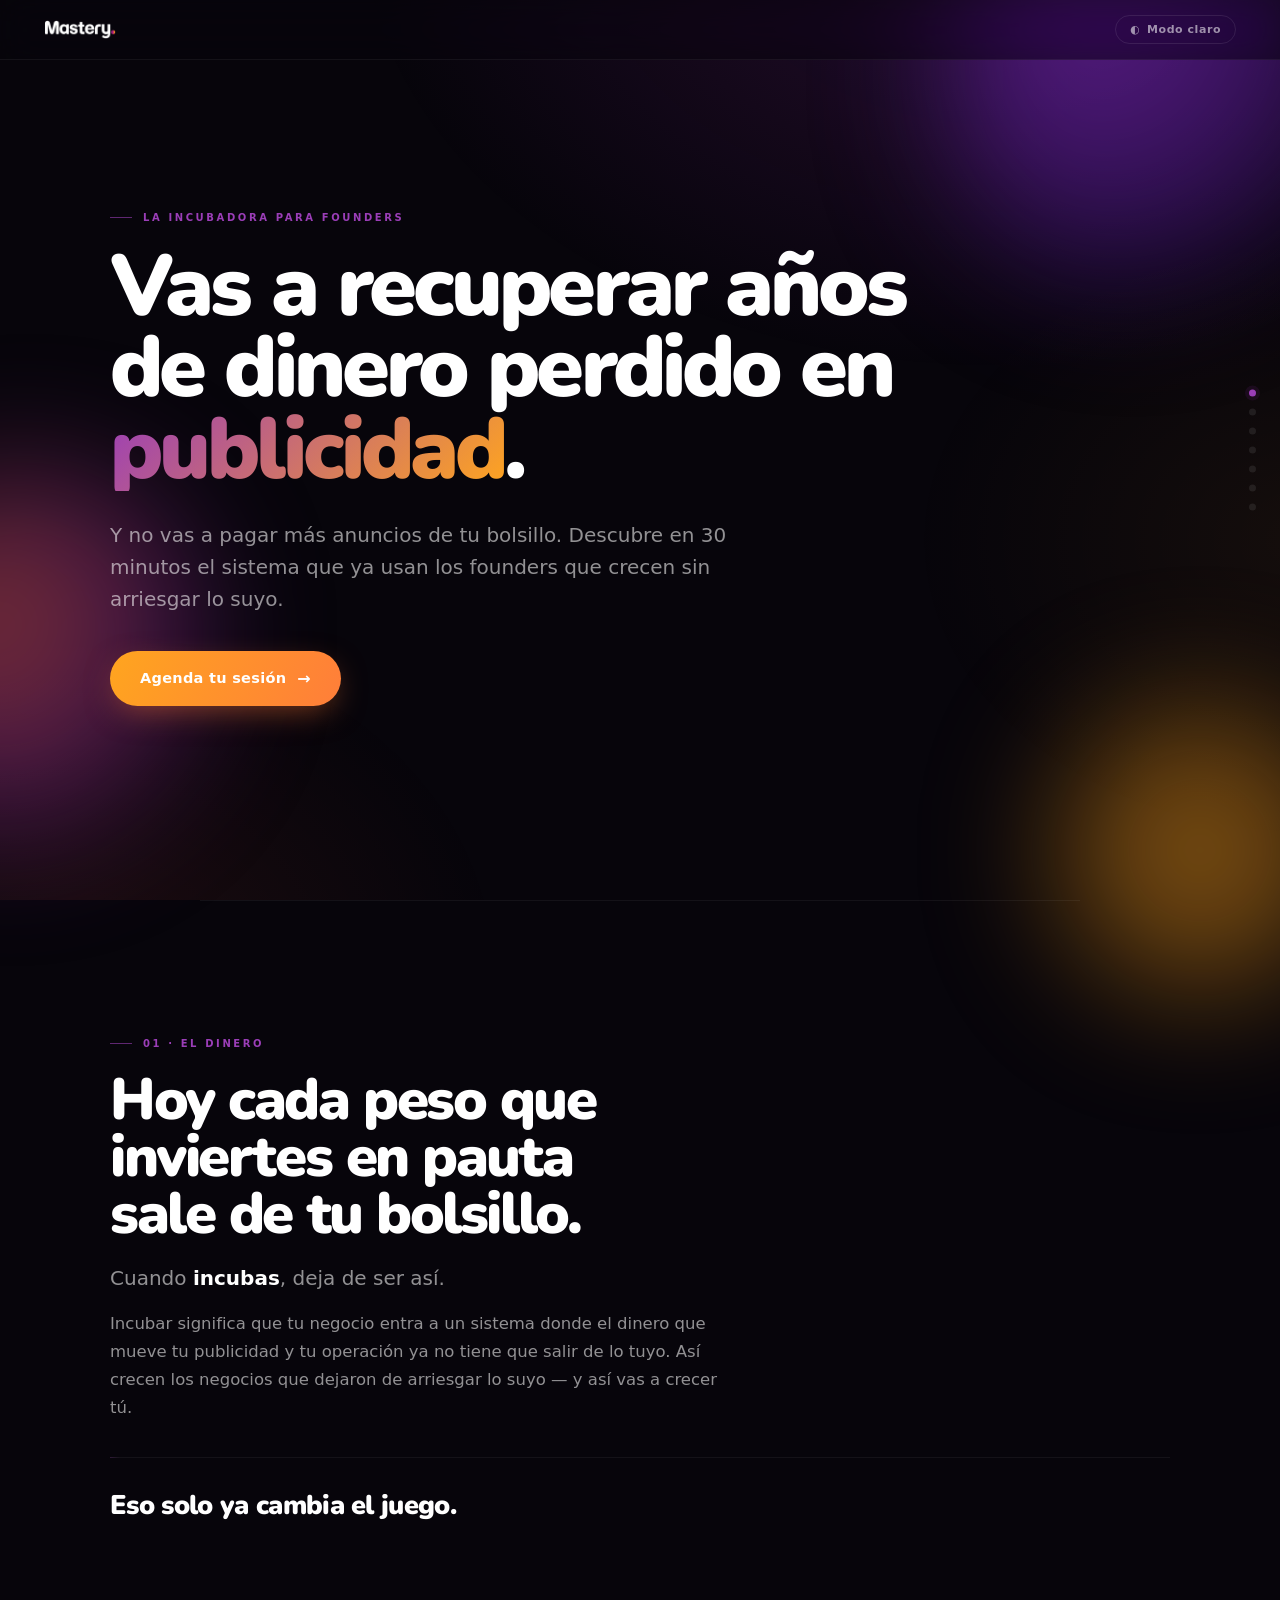
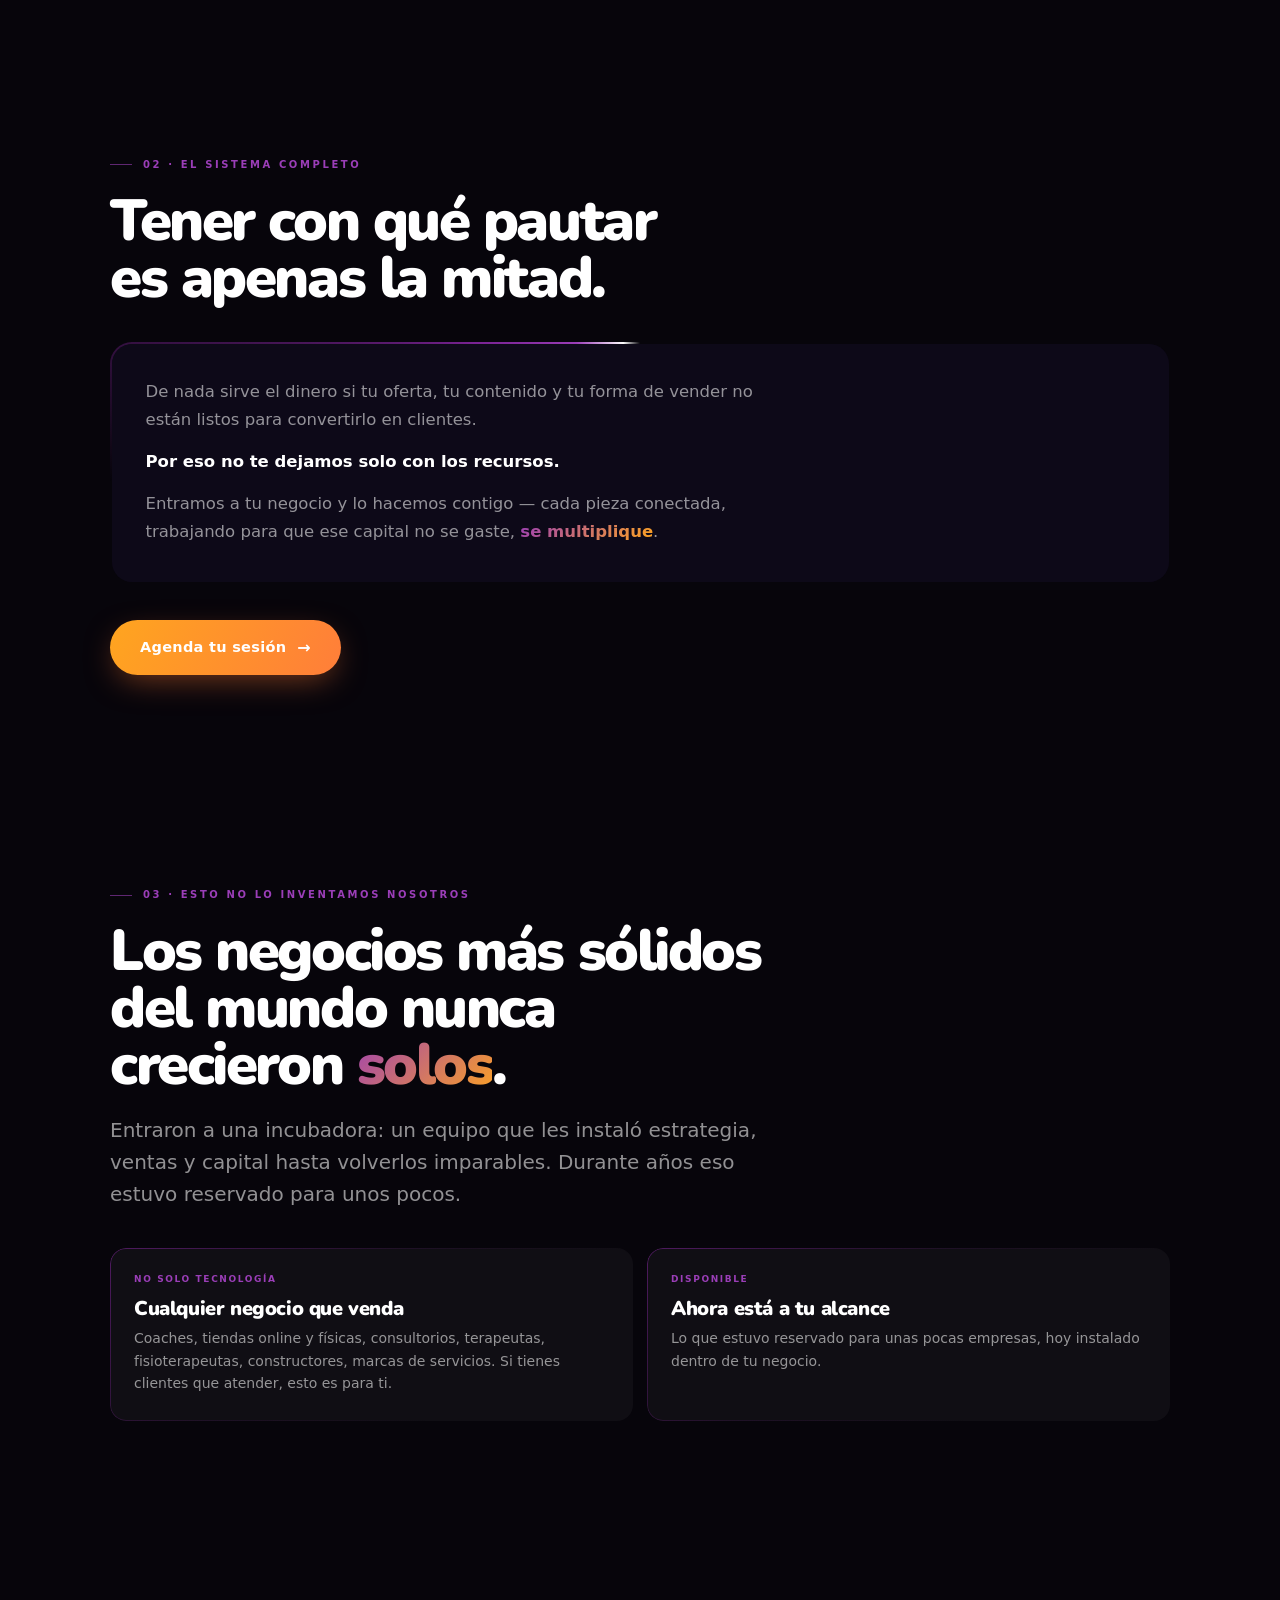
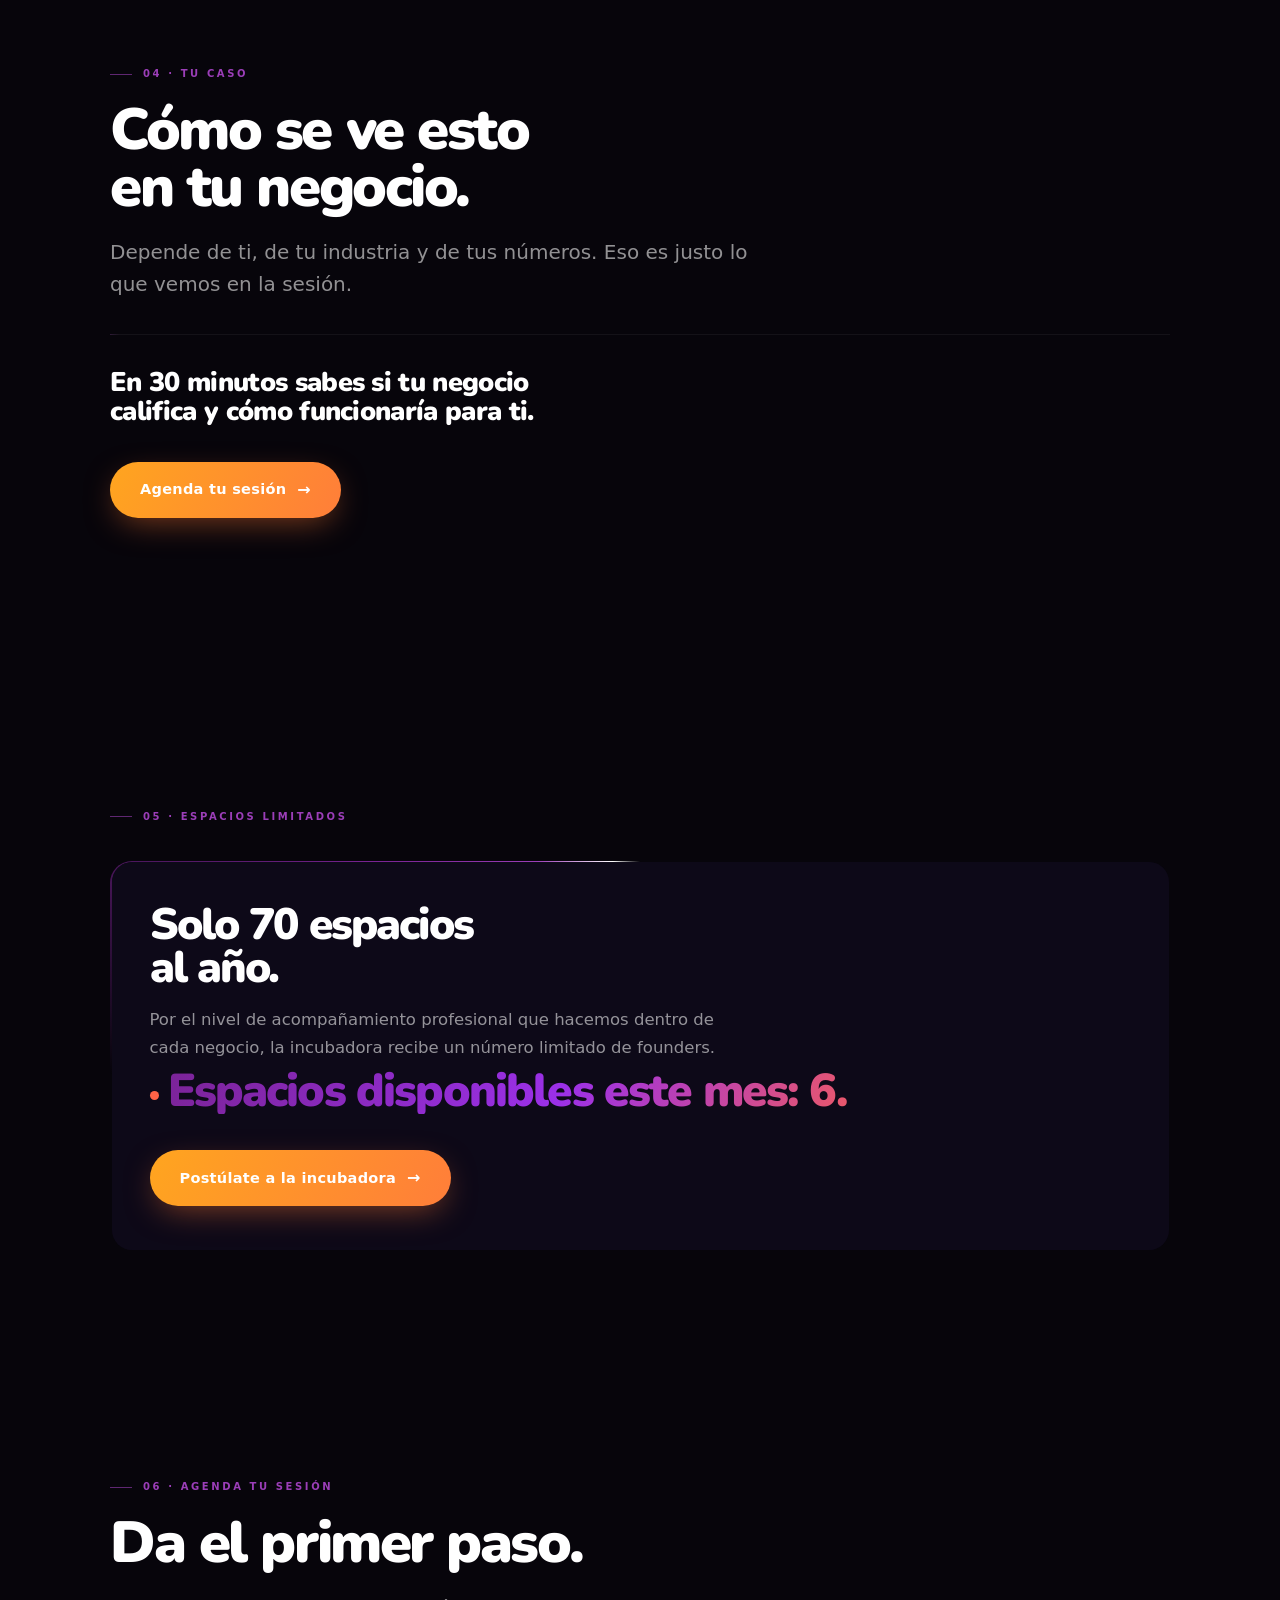
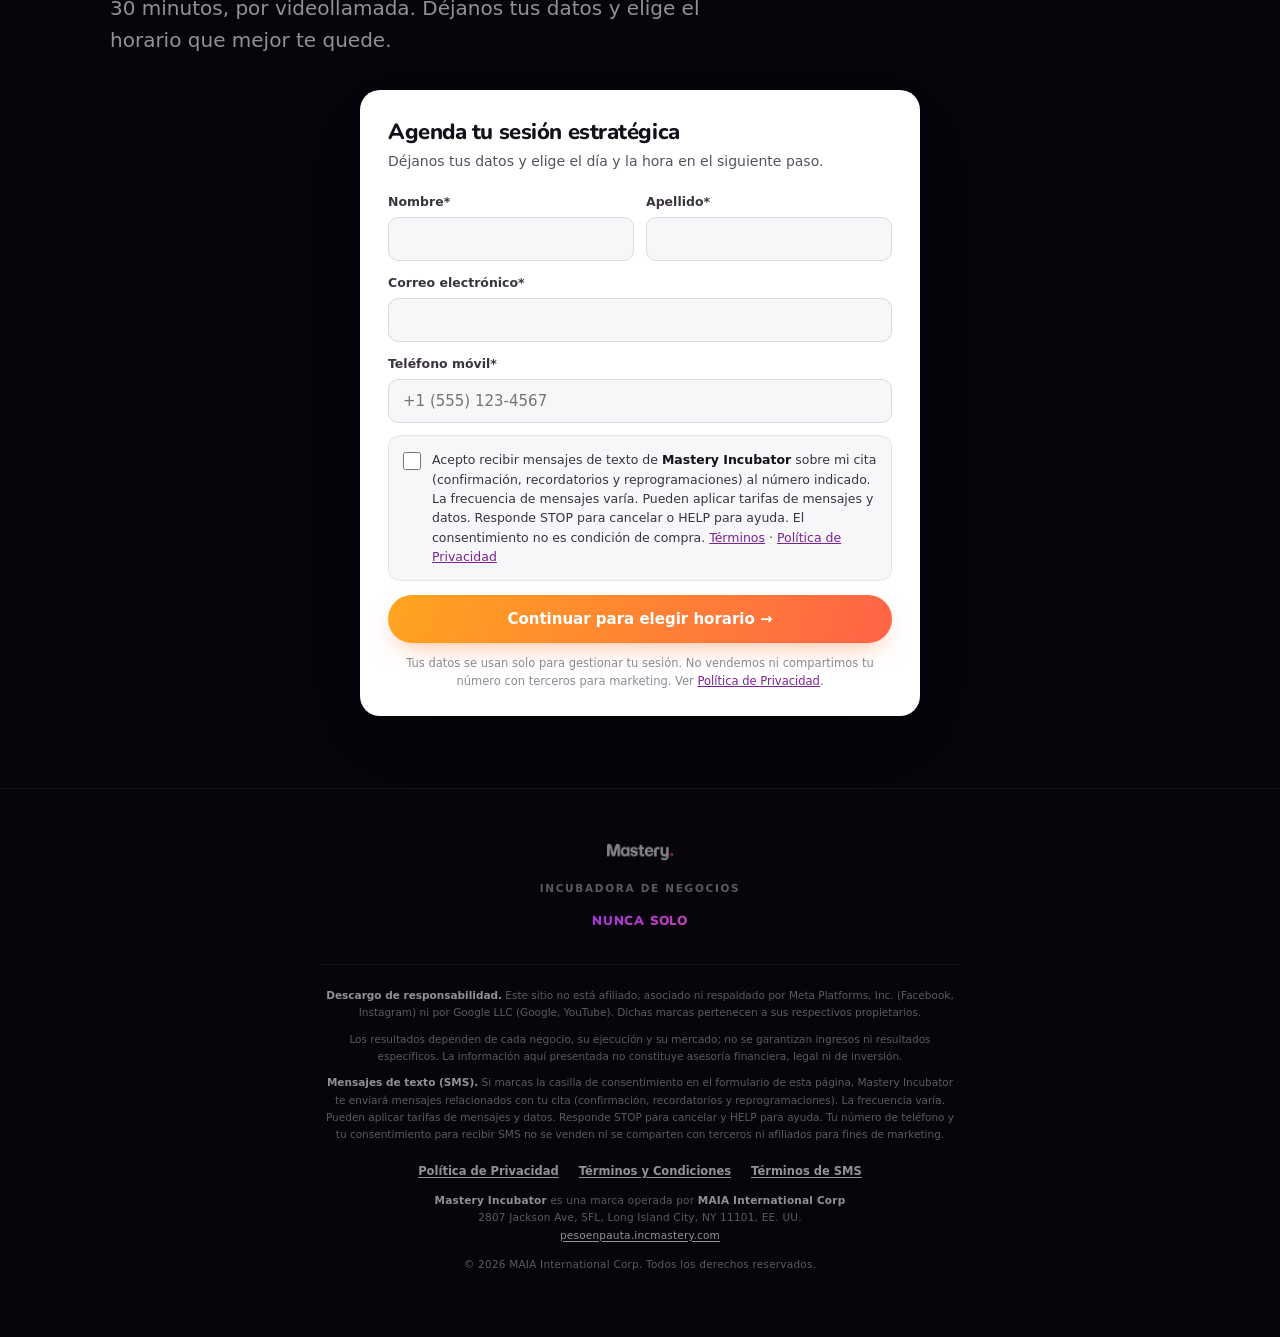
<file: index.html>
<!DOCTYPE html>
<html lang="es" data-theme="dark">
<head>
<meta charset="UTF-8">
<meta name="viewport" content="width=device-width, initial-scale=1.0">
<title>Mastery · Incubadora</title>

<!-- Google tag (gtag.js) -->
<script async src="https://www.googletagmanager.com/gtag/js?id=G-36HXTD6HX4"></script>
<script>
  window.dataLayer = window.dataLayer || [];
  function gtag(){dataLayer.push(arguments);}
  gtag('js', new Date());
  gtag('config', 'G-36HXTD6HX4');
</script>

<!-- ══════════════════════════════════════
     META PIXEL — 2 eventos únicamente:
     1) PageView al cargar la página (aquí abajo)
     2) Lead al hacer clic en cualquier botón CTA
        (se dispara más abajo, junto a los botones)
══════════════════════════════════════ -->
<script>
!function(f,b,e,v,n,t,s){if(f.fbq)return;n=f.fbq=function(){n.callMethod?
n.callMethod.apply(n,arguments):n.queue.push(arguments)};if(!f._fbq)f._fbq=n;
n.push=n;n.loaded=!0;n.version='2.0';n.queue=[];t=b.createElement(e);t.async=!0;
t.src=v;s=b.getElementsByTagName(e)[0];s.parentNode.insertBefore(t,s)}(window,
document,'script','https://connect.facebook.net/en_US/fbevents.js');
fbq('init', '1903630753673137');
fbq('track', 'PageView');
</script>
<!-- FIN META PIXEL -->
<style>
@font-face{font-family:'Nunito';font-weight:900;font-display:swap;src:url([data-uri]) format('woff2');}
@font-face{font-family:'Nunito';font-weight:800;font-display:swap;src:url([data-uri]) format('woff2');}

:root{
  --orchid:#7A2394;
  --orchid-hi:#9b3eb8;
  --amber:#FFA51F;
  --tomato:#FF6347;
  --gradtext:linear-gradient(135deg,var(--orchid-hi),var(--amber));
  --gradfull:linear-gradient(115deg,#7A2394 0%,#9B30E8 42%,#FF6347 80%,#FFA51F 100%);
}
html[data-theme="dark"]{
  --bg:#07050b;
  --bg-soft:#0d0918;
  --card:rgba(255,255,255,.04);
  --card-hi:rgba(255,255,255,.07);
  --line:rgba(255,255,255,.09);
  --line-soft:rgba(255,255,255,.055);
  --tx:#ffffff;
  --tx-2:rgba(255,255,255,.56);
  --tx-3:rgba(255,255,255,.34);
  --accent:var(--orchid-hi);
  --rail:rgba(255,255,255,.16);
  --cardborder:linear-gradient(140deg,rgba(122,35,148,.6) 0%,rgba(122,35,148,.15) 40%,transparent 72%);
}
html[data-theme="light"]{
  --bg:#F7F7F5;
  --bg-soft:#FFFFFF;
  --card:rgba(255,255,255,.78);
  --card-hi:#ffffff;
  --line:rgba(20,10,28,.10);
  --line-soft:rgba(20,10,28,.06);
  --tx:#141019;
  --tx-2:#57505f;
  --tx-3:#8f8896;
  --accent:#7A2394;
  --rail:rgba(20,10,28,.18);
  --cardborder:linear-gradient(140deg,rgba(122,35,148,.45) 0%,rgba(122,35,148,.12) 42%,transparent 72%);
}
*{box-sizing:border-box;margin:0;padding:0;-webkit-font-smoothing:antialiased}
html{scroll-behavior:smooth}
body{
  background:var(--bg);color:var(--tx);
  font-family:-apple-system,BlinkMacSystemFont,"SF Pro Display","SF Pro Text","Helvetica Neue",system-ui,sans-serif;
  font-weight:400;line-height:1.6;overflow-x:hidden;
  transition:background .55s ease,color .55s ease;
}
/* layered ambient backgrounds — never flat */
body::before{
  content:"";position:fixed;inset:0;z-index:0;pointer-events:none;transition:opacity .55s ease;
}
html[data-theme="dark"] body::before{
  background:
    radial-gradient(1100px 760px at 78% -8%, rgba(122,35,148,.26), transparent 58%),
    radial-gradient(760px 620px at 6% 108%, rgba(255,99,71,.09), transparent 56%),
    radial-gradient(680px 520px at 102% 60%, rgba(255,165,31,.06), transparent 58%);
}
html[data-theme="light"] body::before{
  background:
    radial-gradient(1000px 680px at 82% -10%, rgba(122,35,148,.06), transparent 56%),
    radial-gradient(720px 560px at 0% 108%, rgba(255,165,31,.05), transparent 56%);
}
/* mouse-parallax orbs */
.orb{position:fixed;border-radius:50%;filter:blur(64px);z-index:0;pointer-events:none;opacity:0;transition:opacity .6s ease,transform .4s cubic-bezier(.2,.7,.2,1)}
html[data-theme="dark"] .orb{opacity:.5}
html[data-theme="light"] .orb{opacity:.14}
.orb-a{width:440px;height:440px;background:radial-gradient(circle at 35% 35%,#9B30E8,#4A1789 55%,transparent 75%);top:-140px;right:-100px}
.orb-b{width:380px;height:380px;background:radial-gradient(circle at 40% 40%,var(--tomato),var(--orchid) 55%,transparent 74%);top:52%;left:-160px}
.orb-c{width:340px;height:340px;background:radial-gradient(circle at 50% 50%,var(--amber),#c47a12 48%,transparent 72%);bottom:-120px;right:-90px}

/* ---------- chrome ---------- */
.topbar{position:fixed;top:0;left:0;right:0;height:60px;z-index:80;display:flex;align-items:center;justify-content:space-between;
  padding:0 clamp(18px,4vw,44px);border-bottom:1px solid var(--line-soft);
  backdrop-filter:saturate(180%) blur(20px);-webkit-backdrop-filter:saturate(180%) blur(20px)}
html[data-theme="dark"] .topbar{background:rgba(7,5,11,.6)}
html[data-theme="light"] .topbar{background:rgba(247,247,245,.7)}
.brand{display:flex;align-items:center;gap:13px}
.brand img{height:19px;width:auto;display:block}
.brand .div{width:1px;height:14px;background:var(--line)}
.brand .who{font-size:10px;letter-spacing:.18em;text-transform:uppercase;color:var(--tx-3);font-weight:700}
.tgl{border:1px solid var(--line);background:transparent;color:var(--tx-2);border-radius:100px;padding:7px 14px;font-size:11px;
  letter-spacing:.05em;cursor:pointer;font-family:inherit;font-weight:600;display:flex;align-items:center;gap:7px;transition:.28s}
.tgl:hover{color:var(--tx);border-color:var(--rail)}
.progress{position:fixed;top:0;left:0;height:2px;z-index:90;width:0;background:var(--gradfull);border-radius:0 2px 2px 0;transition:width .12s linear}

/* dot rail */
.rail{position:fixed;right:24px;top:50%;transform:translateY(-50%);z-index:70;display:flex;flex-direction:column;gap:12px}
.rail a{position:relative;width:7px;height:7px;border-radius:50%;background:var(--rail);opacity:.5;transition:.3s;display:block}
.rail a:hover{opacity:1;transform:scale(1.35)}
.rail a.on{opacity:1;background:var(--accent);box-shadow:0 0 0 4px rgba(122,35,148,.14)}
.rail a span{position:absolute;right:18px;top:50%;transform:translateY(-50%) translateX(6px);white-space:nowrap;font-size:9.5px;
  letter-spacing:.13em;text-transform:uppercase;color:var(--tx-3);opacity:0;pointer-events:none;transition:.3s;font-weight:700}
.rail a:hover span{opacity:1;transform:translateY(-50%) translateX(0)}
@media(max-width:900px){.rail{display:none}}
@media(max-width:640px){
  section{min-height:auto;padding:64px 20px 56px}
  #s0{min-height:88svh;padding-top:88px}
  h1{font-size:clamp(34px,11vw,50px);line-height:.98}
  h2{font-size:clamp(26px,8.5vw,38px)}
  .lead{font-size:16px;max-width:100%}
  p{max-width:100%}
  h1 br,h2 br{display:inline}
  .g2,.g3{grid-template-columns:1fr;gap:12px}
  .feat-in{padding:26px 22px 28px!important}
  .cta{width:100%;justify-content:center;padding:16px 24px}
  .topbar{height:54px;padding:0 16px}
  .brand img{height:17px}
  .cupos-num{font-size:clamp(24px,7vw,32px)}
  .edge-wrap{padding:0 20px}
  .scroll-cue{left:20px;bottom:26px}
}

/* ---------- layout ---------- */
section{min-height:82svh;display:flex;align-items:center;padding:88px clamp(22px,7vw,120px) 72px;position:relative;z-index:2}
#s0{min-height:100svh}
.wrap{width:100%;max-width:1060px;margin:0 auto;position:relative}
.kicker{font-size:10px;letter-spacing:.26em;text-transform:uppercase;font-weight:700;color:var(--accent);margin-bottom:20px;display:flex;align-items:center;gap:11px}
.kicker::before{content:"";width:22px;height:1px;background:var(--accent);opacity:.6}

/* Nunito heavy display — the volume */
h1,h2,.display{font-family:'Nunito','Arial Black',sans-serif;font-weight:900}
h1{font-size:clamp(42px,7.6vw,86px);line-height:.95;letter-spacing:-.045em}
h2{font-size:clamp(30px,5vw,58px);line-height:.98;letter-spacing:-.042em;margin-bottom:20px}
h3{font-family:'Nunito',sans-serif;font-weight:900;font-size:clamp(17px,1.9vw,20px);letter-spacing:-.02em;line-height:1.05;margin-bottom:8px}
p{color:var(--tx-2);font-size:clamp(14.5px,1.35vw,16.5px);line-height:1.7;max-width:58ch;font-weight:400}
.lead{font-size:clamp(16px,1.7vw,20px);color:var(--tx-2);line-height:1.6;max-width:52ch}
strong{color:var(--tx);font-weight:600}
.grad{background:var(--gradtext);-webkit-background-clip:text;background-clip:text;-webkit-text-fill-color:transparent;color:transparent}

/* reveal */
.rv{opacity:0;transform:translateY(28px);transition:opacity .8s cubic-bezier(.16,.84,.44,1),transform .8s cubic-bezier(.16,.84,.44,1)}
.rv.in{opacity:1;transform:none}

/* ---------- cards with masked gradient border + traveling beam ---------- */
.grid{display:grid;gap:14px;margin-top:38px}
.g2{grid-template-columns:1fr 1fr}
.g3{grid-template-columns:1fr 1fr 1fr}
@media(max-width:820px){.g2,.g3{grid-template-columns:1fr}}
.ecard{position:relative;border-radius:16px;padding:24px 24px 26px;overflow:hidden;background:var(--card);
  transition:transform .4s cubic-bezier(.16,.84,.44,1),box-shadow .4s ease,background .4s ease}
html[data-theme="light"] .ecard{box-shadow:0 1px 2px rgba(20,10,28,.04),0 10px 30px -16px rgba(20,10,28,.16)}
.ecard::before{content:"";position:absolute;inset:0;border-radius:16px;padding:1px;background:var(--cardborder);
  -webkit-mask:linear-gradient(#fff 0 0) content-box,linear-gradient(#fff 0 0);mask:linear-gradient(#fff 0 0) content-box,linear-gradient(#fff 0 0);
  -webkit-mask-composite:xor;mask-composite:exclude;pointer-events:none}
.ecard .cbeam{position:absolute;top:0;left:-60%;width:55%;height:1px;pointer-events:none;
  background:linear-gradient(90deg,transparent,rgba(255,255,255,.85),transparent)}
html[data-theme="light"] .ecard .cbeam{background:linear-gradient(90deg,transparent,rgba(122,35,148,.55),transparent)}
@keyframes cbeam{0%{left:-60%;opacity:0}10%{opacity:1}85%{opacity:1}100%{left:110%;opacity:0}}
.ecard:nth-child(1) .cbeam{animation:cbeam 4.2s ease-in-out infinite 0s}
.ecard:nth-child(2) .cbeam{animation:cbeam 4.2s ease-in-out infinite 1.4s}
.ecard:nth-child(3) .cbeam{animation:cbeam 4.2s ease-in-out infinite 2.8s}
.ecard:hover{transform:translateY(-6px);background:var(--card-hi)}
html[data-theme="dark"] .ecard:hover{box-shadow:0 18px 44px rgba(0,0,0,.5)}
html[data-theme="light"] .ecard:hover{box-shadow:0 16px 40px -12px rgba(20,10,28,.2)}
.clabel{font-size:9px;font-weight:700;letter-spacing:.18em;text-transform:uppercase;color:var(--accent);margin-bottom:12px}
.ecard p{font-size:14px;line-height:1.6;max-width:none}

/* big featured card with rotating conic beam border */
.feat{position:relative;border-radius:22px;padding:1.5px;overflow:hidden;isolation:isolate;margin-top:36px}
.feat::before{content:"";position:absolute;inset:-130%;z-index:-2;
  background:conic-gradient(from 0deg,transparent 0deg,transparent 268deg,var(--orchid) 306deg,var(--orchid-hi) 332deg,#ffffff 352deg,transparent 360deg);
  animation:spin 7s linear infinite}
.feat::after{content:"";position:absolute;inset:1.5px;border-radius:21px;z-index:-1;background:var(--bg-soft)}
@keyframes spin{to{transform:rotate(1turn)}}
.feat-in{border-radius:20px;padding:34px 34px 36px;background:var(--bg-soft);position:relative;z-index:1;overflow:hidden}
.feat-in .fbeam{position:absolute;top:0;left:-55%;width:50%;height:1px;pointer-events:none;z-index:2;
  background:linear-gradient(90deg,transparent,rgba(255,255,255,.9),transparent);animation:cbeam 4.6s ease-in-out infinite 0.6s}
html[data-theme="light"] .feat-in .fbeam{background:linear-gradient(90deg,transparent,rgba(122,35,148,.5),transparent)}
@media(prefers-reduced-motion:reduce){.feat::before{animation:none}}

/* traveling pulse on dividers */
.pulse{position:relative;height:1px;margin:34px 0;overflow:hidden;background:var(--line-soft)}
.pulse::after{content:"";position:absolute;top:-2px;left:-90px;width:100px;height:5px;border-radius:3px;
  background:linear-gradient(90deg,transparent,var(--orchid-hi),transparent);animation:prun 3.4s ease-in-out infinite}
@keyframes prun{0%{left:-90px;opacity:0}12%{opacity:1}88%{opacity:1}100%{left:110%;opacity:0}}

/* subtle full-width traveling beam between sections */
.edge-wrap{max-width:1060px;margin:0 auto;padding:0 clamp(22px,7vw,120px);position:relative;z-index:2}
.edge-beam{position:relative;height:1px;overflow:hidden;background:var(--line-soft)}
.edge-beam::after{content:"";position:absolute;top:-1px;left:-30%;width:30%;height:3px;border-radius:3px;
  background:linear-gradient(90deg,transparent,var(--orchid-hi),transparent);animation:erun 5s ease-in-out infinite}
html[data-theme="dark"] .edge-beam::after{background:linear-gradient(90deg,transparent,rgba(255,255,255,.75),var(--orchid-hi),transparent)}
@keyframes erun{0%{left:-30%;opacity:0}14%{opacity:1}86%{opacity:1}100%{left:110%;opacity:0}}

/* CTA */
.cta{display:inline-flex;align-items:center;gap:11px;padding:15px 30px;border-radius:100px;font-family:inherit;font-size:14.5px;
  font-weight:600;letter-spacing:.02em;color:#fff;text-decoration:none;cursor:pointer;border:none;position:relative;overflow:hidden;
  background:linear-gradient(115deg,#FFA51F 0%,#FF7A3C 55%,#FF6347 100%);background-size:200% 200%;animation:flow 5.5s ease infinite;
  box-shadow:0 10px 32px -8px rgba(255,120,50,.5);transition:transform .3s cubic-bezier(.16,.84,.44,1),box-shadow .3s}
@keyframes flow{0%,100%{background-position:0 50%}50%{background-position:100% 50%}}
.cta:hover{transform:translateY(-2px);box-shadow:0 16px 42px -8px rgba(255,120,50,.68)}
.cta .ar{font-size:16px;transition:transform .3s}
.cta:hover .ar{transform:translateX(4px)}
.cta-wrap{margin-top:36px}

/* hero shimmer sweep across gradient word */
.shimmer{position:relative;display:inline-block}
.shimmer::after{content:"";position:absolute;inset:0;background:linear-gradient(105deg,transparent 38%,rgba(255,255,255,.5) 50%,transparent 62%);
  background-size:220% 100%;-webkit-background-clip:text;background-clip:text;-webkit-text-fill-color:transparent;
  animation:shim 4.5s ease-in-out infinite;pointer-events:none}
@keyframes shim{0%{background-position:180% 0}40%,100%{background-position:-80% 0}}

.punch{font-family:'Nunito',sans-serif;font-weight:900;letter-spacing:-.025em;font-size:clamp(19px,2.5vw,27px);color:var(--tx);line-height:1.06}
.pill{display:inline-flex;align-items:center;gap:7px;border:1px solid var(--line);border-radius:100px;padding:6px 14px;font-size:11px;color:var(--tx-2);font-weight:600;letter-spacing:.02em}
.pill i{width:5px;height:5px;border-radius:50%;background:var(--gradfull);font-style:normal}

.scroll-cue{position:absolute;bottom:34px;left:clamp(22px,7vw,120px);display:flex;align-items:center;gap:10px;font-size:10px;letter-spacing:.2em;text-transform:uppercase;color:var(--tx-3);font-weight:700}
.scroll-cue::after{content:"";width:32px;height:1px;background:var(--line);animation:sl 2.4s ease-in-out infinite}
@keyframes sl{0%,100%{opacity:.3;transform:translateX(0)}50%{opacity:1;transform:translateX(7px)}}

/* counter chip like the carousel */
.cupos-num{font-family:'Nunito',sans-serif;font-weight:900;letter-spacing:-.04em;font-size:clamp(30px,5vw,46px);line-height:1;
  background:var(--gradfull);-webkit-background-clip:text;background-clip:text;-webkit-text-fill-color:transparent;color:transparent;margin-top:6px}
.cupos-dot{display:inline-block;width:9px;height:9px;border-radius:50%;background:var(--tomato);margin-right:9px;vertical-align:middle;
  box-shadow:0 0 0 0 rgba(255,99,71,.5);animation:beat 2.2s ease-in-out infinite}
@keyframes beat{0%,100%{box-shadow:0 0 0 0 rgba(255,99,71,.45)}50%{box-shadow:0 0 0 7px rgba(255,99,71,0)}}

footer{padding:54px clamp(22px,7vw,120px) 64px;border-top:1px solid var(--line-soft);text-align:center;position:relative;z-index:2}
footer img{height:18px;opacity:.5;margin-bottom:12px}
footer .sub{font-size:10.5px;letter-spacing:.16em;text-transform:uppercase;color:var(--tx-3);font-weight:700;margin-bottom:14px}
footer .slg{font-family:'Nunito',sans-serif;font-weight:900;font-size:13px;letter-spacing:.06em;
  background:var(--gradfull);-webkit-background-clip:text;background-clip:text;-webkit-text-fill-color:transparent;color:transparent}
.legal{max-width:640px;margin:32px auto 0;padding-top:22px;border-top:1px solid var(--line-soft)}
.legal p{font-size:10.5px;line-height:1.65;color:var(--tx-3);max-width:100%;margin-bottom:9px}
.legal strong{color:var(--tx-2);font-weight:600}
.legal .legal-c{margin-bottom:0;margin-top:12px;letter-spacing:.02em}
.legal a,.sms-note a{color:var(--tx-2);text-decoration:underline;text-underline-offset:2px}
.legal a:hover,.sms-note a:hover{color:var(--accent)}
.legal-links{display:flex;flex-wrap:wrap;justify-content:center;gap:8px 20px;margin:18px 0 6px;font-size:11.5px;font-weight:600}
.sms-note{margin-top:18px;font-size:11.5px!important;line-height:1.6;color:var(--tx-3)!important;max-width:62ch!important}
</style>
</head>
<body>

<div class="progress" id="prog"></div>
<div class="orb orb-a" data-depth="14"></div>
<div class="orb orb-b" data-depth="22"></div>
<div class="orb orb-c" data-depth="10"></div>

<div class="topbar">
  <div class="brand">
    <img id="logoTop" alt="Mastery">
  </div>
  <button class="tgl" id="tglBtn"><span id="tglIcon">◐</span><span id="tglTx">Modo claro</span></button>
</div>

<nav class="rail" id="rail"></nav>

<!-- 00 HERO -->
<section id="s0" data-nav="Inicio">
  <div class="wrap">
    <div class="rv in">
      <div class="kicker">La incubadora para founders</div>
      <h1>Vas a recuperar años <br>de dinero perdido en <br><span class="grad shimmer" data-text="publicidad">publicidad</span>.</h1>
      <p class="lead" style="margin-top:28px">Y no vas a pagar más anuncios de tu bolsillo. Descubre en 30 minutos el sistema que ya usan los founders que crecen sin arriesgar lo suyo.</p>
      <div class="cta-wrap"><a href="#agenda" class="cta js-cta">Agenda tu sesión <span class="ar">→</span></a></div>
    </div>
  </div>
</section>

<div class="edge-wrap"><div class="edge-beam"></div></div>

<!-- 01 EL DINERO -->
<section id="s1" data-nav="El dinero">
  <div class="wrap">
    <div class="rv"><div class="kicker">01 · El dinero</div>
    <h2>Hoy cada peso que <br>inviertes en pauta <br>sale de tu bolsillo.</h2></div>
    <div class="rv">
      <p class="lead" style="margin-bottom:16px">Cuando <strong>incubas</strong>, deja de ser así.</p>
      <p>Incubar significa que tu negocio entra a un sistema donde el dinero que mueve tu publicidad y tu operación ya no tiene que salir de lo tuyo. Así crecen los negocios que dejaron de arriesgar lo suyo — y así vas a crecer tú.</p>
      <div class="pulse"></div>
      <div class="punch">Eso solo ya cambia el juego.</div>
    </div>
  </div>
</section>

<!-- 02 EL SISTEMA -->
<section id="s2" data-nav="El sistema">
  <div class="wrap">
    <div class="rv"><div class="kicker">02 · El sistema completo</div>
    <h2>Tener con qué pautar <br>es apenas la mitad.</h2></div>
    <div class="rv">
      <div class="feat">
        <div class="feat-in"><div class="fbeam"></div>
          <p style="max-width:60ch">De nada sirve el dinero si tu oferta, tu contenido y tu forma de vender no están listos para convertirlo en clientes.</p>
          <p style="margin-top:14px;max-width:60ch"><strong>Por eso no te dejamos solo con los recursos.</strong></p>
          <p style="margin-top:14px;max-width:60ch">Entramos a tu negocio y lo hacemos contigo — cada pieza conectada, trabajando para que ese capital no se gaste, <span class="grad" style="font-weight:600">se multiplique</span>.</p>
        </div>
      </div>
    </div>
    <div class="rv cta-wrap"><a href="#agenda" class="cta js-cta">Agenda tu sesión <span class="ar">→</span></a></div>
  </div>
</section>

<!-- 03 ESTO NO LO INVENTAMOS -->
<section id="s3" data-nav="Esto es serio">
  <div class="wrap">
    <div class="rv"><div class="kicker">03 · Esto no lo inventamos nosotros</div>
    <h2>Los negocios más sólidos <br>del mundo nunca <br>crecieron <span class="grad">solos</span>.</h2></div>
    <div class="rv"><p class="lead">Entraron a una incubadora: un equipo que les instaló estrategia, ventas y capital hasta volverlos imparables. Durante años eso estuvo reservado para unos pocos.</p></div>
    <div class="grid g2">
      <div class="ecard rv"><div class="cbeam"></div><div class="clabel">No solo tecnología</div><h3>Cualquier negocio que venda</h3><p>Coaches, tiendas online y físicas, consultorios, terapeutas, fisioterapeutas, constructores, marcas de servicios. Si tienes clientes que atender, esto es para ti.</p></div>
      <div class="ecard rv"><div class="cbeam"></div><div class="clabel">Disponible</div><h3>Ahora está a tu alcance</h3><p>Lo que estuvo reservado para unas pocas empresas, hoy instalado dentro de tu negocio.</p></div>
    </div>
  </div>
</section>

<!-- 04 TU CASO -->
<section id="s4" data-nav="Tu caso">
  <div class="wrap">
    <div class="rv"><div class="kicker">04 · Tu caso</div>
    <h2>Cómo se ve esto <br>en tu negocio.</h2></div>
    <div class="rv">
      <p class="lead">Depende de ti, de tu industria y de tus números. Eso es justo lo que vemos en la sesión.</p>
      <div class="pulse"></div>
      <div class="punch">En 30 minutos sabes si tu negocio<br>califica y cómo funcionaría para ti.</div>
    </div>
    <div class="rv cta-wrap"><a href="#agenda" class="cta js-cta">Agenda tu sesión <span class="ar">→</span></a></div>
  </div>
</section>

<!-- 05 CIERRE -->
<section id="s5" data-nav="Postúlate">
  <div class="wrap" id="postular">
    <div class="rv"><div class="kicker">05 · Espacios limitados</div></div>
    <div class="rv">
      <div class="feat">
        <div class="feat-in" style="padding:42px 38px 44px"><div class="fbeam"></div>
          <h2 style="font-size:clamp(26px,4.2vw,44px);margin-bottom:16px">Solo 70 espacios<br>al año.</h2>
          <p style="max-width:56ch">Por el nivel de acompañamiento profesional que hacemos dentro de cada negocio, la incubadora recibe un número limitado de founders.</p>
          <div class="cupos-num"><span class="cupos-dot"></span>Espacios disponibles este mes: 6.</div>
          <div class="cta-wrap"><a href="#agenda" class="cta js-cta">Postúlate a la incubadora <span class="ar">→</span></a></div>
        </div>
      </div>
    </div>
  </div>
</section>

<!-- 06 AGENDA (formulario de opt-in A2P) -->
<section id="agenda" data-nav="Agenda">
  <div class="wrap">
    <div class="rv"><div class="kicker">06 · Agenda tu sesión</div>
    <h2>Da el primer paso.</h2>
    <p class="lead" style="margin-bottom:34px">30 minutos, por videollamada. Déjanos tus datos y elige el horario que mejor te quede.</p></div>
    <div class="rv">
<!-- ═══════════════════════════════════════════════════════════════
     FORMULARIO A2P · MASTERY INCUBATOR (fragmento reutilizable)
     Pega TODO este bloque (estilo + formulario + script) en cualquier
     landing, dentro del <body>, donde quieras que aparezca.

     Configuración (en el <script> de abajo):
       CALENDAR_URL  → calendario de GHL al que se envía después.
       WEBHOOK_URL   → (opcional) Inbound Webhook de un workflow de GHL
                       para guardar el contacto y su consentimiento.
       PRIVACY_URL / TERMS_URL → URLs públicas de las políticas.
     No cambies el texto de la casilla SMS sin actualizar también la
     campaña A2P: debe coincidir con lo registrado.
═══════════════════════════════════════════════════════════════ -->
<style>
#mx-form{--mx-ac:#7A2394;--mx-cta1:#FFA51F;--mx-cta2:#FF6347;max-width:560px;margin:0 auto;background:#fff;color:#141019;border-radius:20px;padding:30px 28px 26px;box-shadow:0 24px 60px -24px rgba(0,0,0,.45);font-family:-apple-system,BlinkMacSystemFont,"Helvetica Neue",system-ui,sans-serif;text-align:left}
#mx-form *{box-sizing:border-box}
#mx-form h3{font-size:22px;font-weight:800;letter-spacing:-.02em;line-height:1.15;margin:0 0 6px;color:#141019}
#mx-form .mx-sub{font-size:14px;color:#57505f;margin:0 0 20px;line-height:1.5}
#mx-form .mx-row{display:grid;grid-template-columns:1fr 1fr;gap:12px}
@media(max-width:520px){#mx-form{padding:24px 18px 22px}#mx-form .mx-row{grid-template-columns:1fr}}
#mx-form label.mx-f{display:block;margin-bottom:12px;font-size:12.5px;font-weight:600;color:#3a3340}
#mx-form input[type=text],#mx-form input[type=email],#mx-form input[type=tel]{display:block;width:100%;margin-top:5px;padding:12px 14px;font-size:15px;font-family:inherit;color:#141019;background:#f7f6f8;border:1px solid #ddd8e0;border-radius:10px;outline:none;transition:border-color .2s,box-shadow .2s}
#mx-form input:focus{border-color:var(--mx-ac);box-shadow:0 0 0 3px rgba(122,35,148,.15);background:#fff}
#mx-form .mx-check{display:flex;gap:11px;align-items:flex-start;margin:6px 0 14px;padding:14px;background:#f7f6f8;border:1px solid #e6e2e9;border-radius:12px;cursor:pointer}
#mx-form .mx-check input{flex:0 0 auto;width:18px;height:18px;margin:2px 0 0;accent-color:var(--mx-ac);cursor:pointer}
#mx-form .mx-check span{font-size:12.5px;line-height:1.55;color:#3a3340}
#mx-form a{color:var(--mx-ac);text-decoration:underline}
#mx-form strong{color:#141019;font-weight:700}
#mx-form p{max-width:none}
#mx-form button{width:100%;padding:15px 20px;border:0;border-radius:100px;font-family:inherit;font-size:15px;font-weight:700;color:#fff;cursor:pointer;background:linear-gradient(115deg,var(--mx-cta1),var(--mx-cta2));box-shadow:0 10px 26px -10px rgba(255,120,50,.6);transition:transform .2s}
#mx-form button:hover{transform:translateY(-1px)}
#mx-form button[disabled]{opacity:.6;cursor:wait}
#mx-form .mx-legal{font-size:11.5px;color:#8f8896;line-height:1.5;margin:12px 0 0;text-align:center}
#mx-form .mx-err{display:none;font-size:12.5px;color:#c0392b;margin:0 0 10px}
</style>

<form id="mx-form" novalidate>
  <h3>Agenda tu sesión estratégica</h3>
  <p class="mx-sub">Déjanos tus datos y elige el día y la hora en el siguiente paso.</p>

  <div class="mx-row">
    <label class="mx-f">Nombre*<input type="text" name="first_name" autocomplete="given-name" required></label>
    <label class="mx-f">Apellido*<input type="text" name="last_name" autocomplete="family-name" required></label>
  </div>
  <label class="mx-f">Correo electrónico*<input type="email" name="email" autocomplete="email" required></label>
  <label class="mx-f">Teléfono móvil*<input type="tel" name="phone" autocomplete="tel" placeholder="+1 (555) 123-4567" required></label>

  <!-- Casilla SMS: opcional y desmarcada (requisito A2P) -->
  <label class="mx-check">
    <input type="checkbox" name="sms_consent" value="yes">
    <span>Acepto recibir mensajes de texto de <strong>Mastery Incubator</strong> sobre mi cita (confirmación, recordatorios y reprogramaciones) al número indicado. La frecuencia de mensajes varía. Pueden aplicar tarifas de mensajes y datos. Responde STOP para cancelar o HELP para ayuda. El consentimiento no es condición de compra. <a class="mx-terms" href="terminos.html#sms" target="_blank" rel="noopener">Términos</a> · <a class="mx-privacy" href="privacidad.html" target="_blank" rel="noopener">Política de Privacidad</a></span>
  </label>

  <p class="mx-err" id="mx-err">Completa tu nombre, apellido, un correo válido y tu teléfono.</p>
  <button type="submit">Continuar para elegir horario →</button>
  <p class="mx-legal">Tus datos se usan solo para gestionar tu sesión. No vendemos ni compartimos tu número con terceros para marketing. Ver <a class="mx-privacy" href="privacidad.html" target="_blank" rel="noopener">Política de Privacidad</a>.</p>
</form>

<script>
(function () {
  /* ───── CONFIGURACIÓN ───── */
  var CALENDAR_URL = 'https://api.leadconnectorhq.com/widget/bookings/sesion-estrategica-mastery';
  var WEBHOOK_URL  = '';                 // ej: 'https://services.leadconnectorhq.com/hooks/XXXX/webhook-trigger/YYYY'
  var PRIVACY_URL  = 'privacidad.html';  // en otras landings usa la URL completa: https://pesoenpauta.incmastery.com/privacidad.html
  var TERMS_URL    = 'terminos.html#sms';// en otras landings usa la URL completa: https://pesoenpauta.incmastery.com/terminos.html#sms
  /* ────────────────────────── */

  var form = document.getElementById('mx-form');
  if (!form) return;
  form.querySelectorAll('.mx-privacy').forEach(function (a) { a.href = PRIVACY_URL; });
  form.querySelectorAll('.mx-terms').forEach(function (a) { a.href = TERMS_URL; });

  var TRACK = ['utm_source','utm_medium','utm_campaign','utm_content','utm_term','fbclid','gclid','ttclid'];
  var qs = new URLSearchParams(window.location.search);
  var consentText = form.querySelector('.mx-check span').innerText.trim();

  form.addEventListener('submit', function (e) {
    e.preventDefault();
    var f = form.elements;
    var data = {
      first_name: f.first_name.value.trim(),
      last_name:  f.last_name.value.trim(),
      email:      f.email.value.trim(),
      phone:      f.phone.value.trim()
    };
    var phoneDigits = data.phone.replace(/\D/g, '');
    var ok = data.first_name && data.last_name && /^[^\s@]+@[^\s@]+\.[^\s@]+$/.test(data.email) && phoneDigits.length >= 10;
    document.getElementById('mx-err').style.display = ok ? 'none' : 'block';
    if (!ok) return;

    var btn = form.querySelector('button'); btn.disabled = true;

    var payload = new URLSearchParams(data);
    payload.set('sms_consent', f.sms_consent.checked ? 'yes' : 'no');
    payload.set('sms_consent_text', f.sms_consent.checked ? consentText : '');
    payload.set('consent_timestamp', new Date().toISOString());
    payload.set('page_url', window.location.href);
    TRACK.forEach(function (k) { if (qs.get(k)) payload.set(k, qs.get(k)); });

    if (WEBHOOK_URL) {
      try { fetch(WEBHOOK_URL, { method: 'POST', mode: 'no-cors', keepalive: true, body: payload }); } catch (err) {}
    }
    if (typeof fbq === 'function') fbq('track', 'Lead');

    var cal = new URL(CALENDAR_URL);
    ['first_name','last_name','email','phone'].forEach(function (k) { cal.searchParams.set(k, data[k]); });
    TRACK.forEach(function (k) { if (qs.get(k)) cal.searchParams.set(k, qs.get(k)); });
    setTimeout(function () { window.location.href = cal.toString(); }, 350);
  });
})();
</script>
<!-- ═══════════════ FIN FORMULARIO A2P ═══════════════ -->

    </div>
  </div>
</section>

<footer>
  <img id="logoFoot" alt="Mastery">
  <div class="sub">Incubadora de negocios</div>
  <div class="slg">NUNCA SOLO</div>
  <div class="legal">
    <p><strong>Descargo de responsabilidad.</strong> Este sitio no está afiliado, asociado ni respaldado por Meta Platforms, Inc. (Facebook, Instagram) ni por Google LLC (Google, YouTube). Dichas marcas pertenecen a sus respectivos propietarios.</p>
    <p>Los resultados dependen de cada negocio, su ejecución y su mercado; no se garantizan ingresos ni resultados específicos. La información aquí presentada no constituye asesoría financiera, legal ni de inversión.</p>
    <p><strong>Mensajes de texto (SMS).</strong> Si marcas la casilla de consentimiento en el formulario de esta página, Mastery Incubator te enviará mensajes relacionados con tu cita (confirmación, recordatorios y reprogramaciones). La frecuencia varía. Pueden aplicar tarifas de mensajes y datos. Responde STOP para cancelar y HELP para ayuda. Tu número de teléfono y tu consentimiento para recibir SMS no se venden ni se comparten con terceros ni afiliados para fines de marketing.</p>
    <nav class="legal-links">
      <a href="privacidad.html">Política de Privacidad</a>
      <a href="terminos.html">Términos y Condiciones</a>
      <a href="terminos.html#sms">Términos de SMS</a>
    </nav>
    <p class="legal-c"><strong>Mastery Incubator</strong> es una marca operada por <strong>MAIA International Corp</strong><br>
      2807 Jackson Ave, 5FL, Long Island City, NY 11101, EE. UU.<br>
      <a href="/">pesoenpauta.incmastery.com</a></p>
    <p class="legal-c">© 2026 MAIA International Corp. Todos los derechos reservados.</p>
  </div>
</footer>

<script>
const LOGO_DARK="[data-uri]";
const LOGO_WHITE="[data-uri]";
const root=document.documentElement;
function setTheme(t){
  root.setAttribute('data-theme',t);
  const src=t==='dark'?LOGO_WHITE:LOGO_DARK;
  document.getElementById('logoTop').src=src;
  document.getElementById('logoFoot').src=src;
  document.getElementById('tglTx').textContent=t==='dark'?'Modo claro':'Modo oscuro';
  document.getElementById('tglIcon').textContent=t==='dark'?'◐':'◑';
}
setTheme('dark');
document.getElementById('tglBtn').addEventListener('click',()=>setTheme(root.getAttribute('data-theme')==='dark'?'light':'dark'));

/* rail */
const secs=[...document.querySelectorAll('section')];
const rail=document.getElementById('rail');
secs.forEach(s=>{const a=document.createElement('a');a.href='#'+s.id;a.innerHTML='<span>'+s.dataset.nav+'</span>';rail.appendChild(a);});
const dots=[...rail.children];
function onScroll(){
  const h=document.documentElement.scrollHeight-window.innerHeight;
  document.getElementById('prog').style.width=(window.scrollY/h*100)+'%';
  let idx=0;secs.forEach((s,i)=>{if(window.scrollY>=s.offsetTop-window.innerHeight*0.4)idx=i;});
  dots.forEach((d,i)=>d.classList.toggle('on',i===idx));
}
window.addEventListener('scroll',onScroll,{passive:true});onScroll();

/* reveal */
const io=new IntersectionObserver(es=>{es.forEach(e=>{if(e.isIntersecting){e.target.classList.add('in');io.unobserve(e.target);}});},{threshold:.12});
document.querySelectorAll('.rv').forEach((el,i)=>{el.style.transitionDelay=(i%4*70)+'ms';io.observe(el);});

/* mouse parallax on orbs */
const orbs=[...document.querySelectorAll('.orb')];
let tx=0,ty=0,cx=0,cy=0;
window.addEventListener('mousemove',e=>{tx=(e.clientX/window.innerWidth-.5);ty=(e.clientY/window.innerHeight-.5);});
(function loop(){cx+=(tx-cx)*.06;cy+=(ty-cy)*.06;orbs.forEach(o=>{const d=+o.dataset.depth;o.style.transform='translate('+(cx*d)+'px,'+(cy*d)+'px)';});requestAnimationFrame(loop);})();

/* keyboard nav */
document.addEventListener('keydown',e=>{
  if(['ArrowDown','PageDown',' '].includes(e.key)){const n=secs.find(s=>s.offsetTop>window.scrollY+8);if(n){e.preventDefault();n.scrollIntoView();}}
  if(['ArrowUp','PageUp'].includes(e.key)){const p=[...secs].reverse().find(s=>s.offsetTop<window.scrollY-8);if(p){e.preventDefault();p.scrollIntoView();}}
});
</script>

<!-- ══════════════════════════════════════
     BOTONES CTA → FORMULARIO
     Los 4 botones (.js-cta) bajan al formulario de la
     sección #agenda. Es el ÚNICO camino al calendario: el
     formulario pide la casilla de consentimiento SMS (A2P)
     y luego envía al calendario de GHL con datos y UTMs.
     El evento "Lead" de Meta se dispara al enviar el
     formulario (no al hacer clic aquí) para no duplicarlo.
══════════════════════════════════════ -->
<script>
(function () {
  document.querySelectorAll('.js-cta').forEach(function (btn) {
    btn.addEventListener('click', function (e) {
      var target = document.getElementById('agenda');
      if (!target) return;
      e.preventDefault();
      target.scrollIntoView({ behavior: 'smooth', block: 'start' });
      setTimeout(function () {
        var first = document.querySelector('#mx-form input[name=first_name]');
        if (first) first.focus({ preventScroll: true });
      }, 700);
    });
  });
})();
</script>



</body>
</html>
</file>
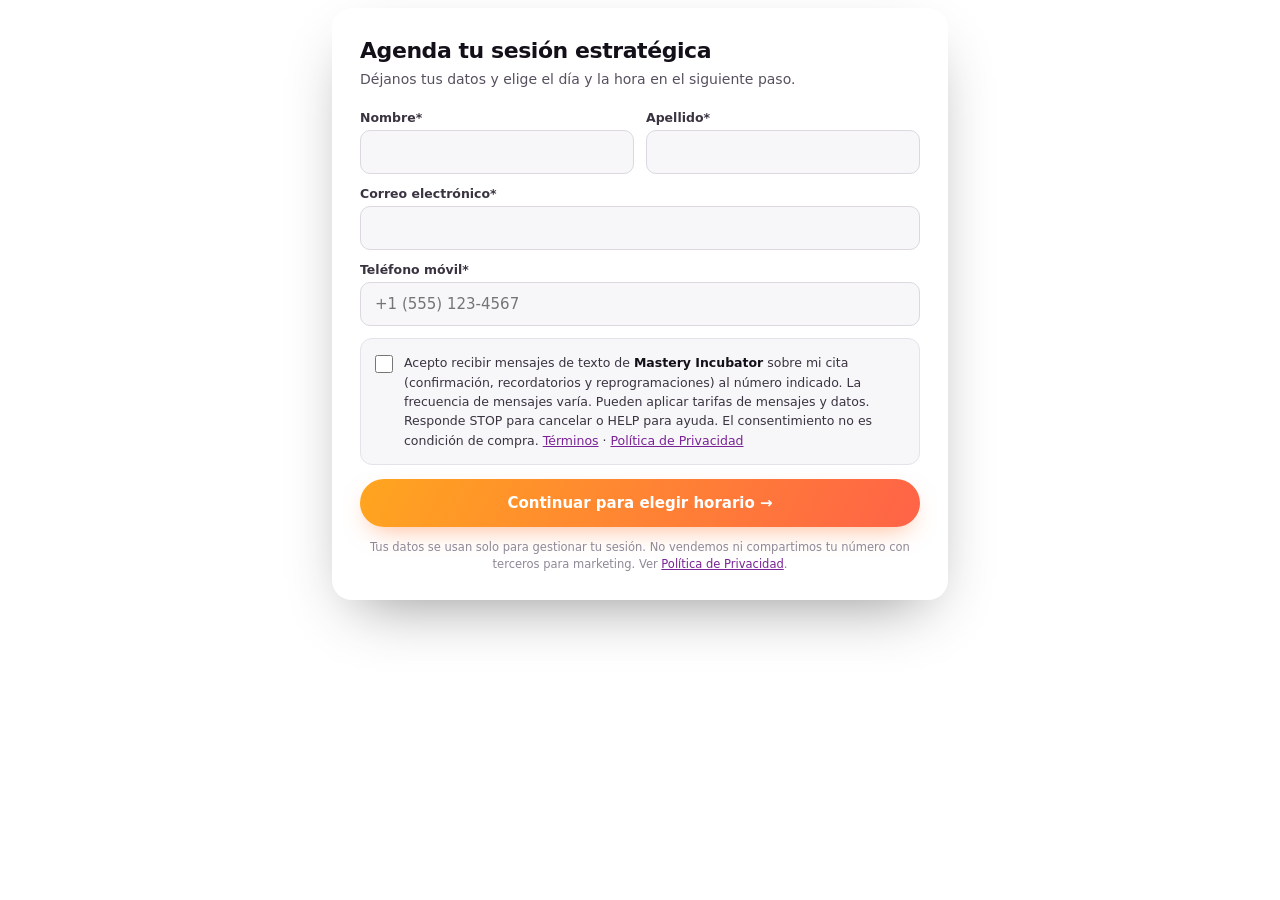
<file: formulario-a2p.html>
<!-- ═══════════════════════════════════════════════════════════════
     FORMULARIO A2P · MASTERY INCUBATOR (fragmento reutilizable)
     Pega TODO este bloque (estilo + formulario + script) en cualquier
     landing, dentro del <body>, donde quieras que aparezca.

     Configuración (en el <script> de abajo):
       CALENDAR_URL  → calendario de GHL al que se envía después.
       WEBHOOK_URL   → (opcional) Inbound Webhook de un workflow de GHL
                       para guardar el contacto y su consentimiento.
       PRIVACY_URL / TERMS_URL → URLs públicas de las políticas.
     No cambies el texto de la casilla SMS sin actualizar también la
     campaña A2P: debe coincidir con lo registrado.
═══════════════════════════════════════════════════════════════ -->
<style>
#mx-form{--mx-ac:#7A2394;--mx-cta1:#FFA51F;--mx-cta2:#FF6347;max-width:560px;margin:0 auto;background:#fff;color:#141019;border-radius:20px;padding:30px 28px 26px;box-shadow:0 24px 60px -24px rgba(0,0,0,.45);font-family:-apple-system,BlinkMacSystemFont,"Helvetica Neue",system-ui,sans-serif;text-align:left}
#mx-form *{box-sizing:border-box}
#mx-form h3{font-size:22px;font-weight:800;letter-spacing:-.02em;line-height:1.15;margin:0 0 6px;color:#141019}
#mx-form .mx-sub{font-size:14px;color:#57505f;margin:0 0 20px;line-height:1.5}
#mx-form .mx-row{display:grid;grid-template-columns:1fr 1fr;gap:12px}
@media(max-width:520px){#mx-form{padding:24px 18px 22px}#mx-form .mx-row{grid-template-columns:1fr}}
#mx-form label.mx-f{display:block;margin-bottom:12px;font-size:12.5px;font-weight:600;color:#3a3340}
#mx-form input[type=text],#mx-form input[type=email],#mx-form input[type=tel]{display:block;width:100%;margin-top:5px;padding:12px 14px;font-size:15px;font-family:inherit;color:#141019;background:#f7f6f8;border:1px solid #ddd8e0;border-radius:10px;outline:none;transition:border-color .2s,box-shadow .2s}
#mx-form input:focus{border-color:var(--mx-ac);box-shadow:0 0 0 3px rgba(122,35,148,.15);background:#fff}
#mx-form .mx-check{display:flex;gap:11px;align-items:flex-start;margin:6px 0 14px;padding:14px;background:#f7f6f8;border:1px solid #e6e2e9;border-radius:12px;cursor:pointer}
#mx-form .mx-check input{flex:0 0 auto;width:18px;height:18px;margin:2px 0 0;accent-color:var(--mx-ac);cursor:pointer}
#mx-form .mx-check span{font-size:12.5px;line-height:1.55;color:#3a3340}
#mx-form a{color:var(--mx-ac);text-decoration:underline}
#mx-form strong{color:#141019;font-weight:700}
#mx-form p{max-width:none}
#mx-form button{width:100%;padding:15px 20px;border:0;border-radius:100px;font-family:inherit;font-size:15px;font-weight:700;color:#fff;cursor:pointer;background:linear-gradient(115deg,var(--mx-cta1),var(--mx-cta2));box-shadow:0 10px 26px -10px rgba(255,120,50,.6);transition:transform .2s}
#mx-form button:hover{transform:translateY(-1px)}
#mx-form button[disabled]{opacity:.6;cursor:wait}
#mx-form .mx-legal{font-size:11.5px;color:#8f8896;line-height:1.5;margin:12px 0 0;text-align:center}
#mx-form .mx-err{display:none;font-size:12.5px;color:#c0392b;margin:0 0 10px}
</style>

<form id="mx-form" novalidate>
  <h3>Agenda tu sesión estratégica</h3>
  <p class="mx-sub">Déjanos tus datos y elige el día y la hora en el siguiente paso.</p>

  <div class="mx-row">
    <label class="mx-f">Nombre*<input type="text" name="first_name" autocomplete="given-name" required></label>
    <label class="mx-f">Apellido*<input type="text" name="last_name" autocomplete="family-name" required></label>
  </div>
  <label class="mx-f">Correo electrónico*<input type="email" name="email" autocomplete="email" required></label>
  <label class="mx-f">Teléfono móvil*<input type="tel" name="phone" autocomplete="tel" placeholder="+1 (555) 123-4567" required></label>

  <!-- Casilla SMS: opcional y desmarcada (requisito A2P) -->
  <label class="mx-check">
    <input type="checkbox" name="sms_consent" value="yes">
    <span>Acepto recibir mensajes de texto de <strong>Mastery Incubator</strong> sobre mi cita (confirmación, recordatorios y reprogramaciones) al número indicado. La frecuencia de mensajes varía. Pueden aplicar tarifas de mensajes y datos. Responde STOP para cancelar o HELP para ayuda. El consentimiento no es condición de compra. <a class="mx-terms" href="terminos.html#sms" target="_blank" rel="noopener">Términos</a> · <a class="mx-privacy" href="privacidad.html" target="_blank" rel="noopener">Política de Privacidad</a></span>
  </label>

  <p class="mx-err" id="mx-err">Completa tu nombre, apellido, un correo válido y tu teléfono.</p>
  <button type="submit">Continuar para elegir horario →</button>
  <p class="mx-legal">Tus datos se usan solo para gestionar tu sesión. No vendemos ni compartimos tu número con terceros para marketing. Ver <a class="mx-privacy" href="privacidad.html" target="_blank" rel="noopener">Política de Privacidad</a>.</p>
</form>

<script>
(function () {
  /* ───── CONFIGURACIÓN ───── */
  var CALENDAR_URL = 'https://api.leadconnectorhq.com/widget/bookings/sesion-estrategica-mastery';
  var WEBHOOK_URL  = '';                 // ej: 'https://services.leadconnectorhq.com/hooks/XXXX/webhook-trigger/YYYY'
  var PRIVACY_URL  = 'privacidad.html';  // en otras landings usa la URL completa: https://pesoenpauta.incmastery.com/privacidad.html
  var TERMS_URL    = 'terminos.html#sms';// en otras landings usa la URL completa: https://pesoenpauta.incmastery.com/terminos.html#sms
  /* ────────────────────────── */

  var form = document.getElementById('mx-form');
  if (!form) return;
  form.querySelectorAll('.mx-privacy').forEach(function (a) { a.href = PRIVACY_URL; });
  form.querySelectorAll('.mx-terms').forEach(function (a) { a.href = TERMS_URL; });

  var TRACK = ['utm_source','utm_medium','utm_campaign','utm_content','utm_term','fbclid','gclid','ttclid'];
  var qs = new URLSearchParams(window.location.search);
  var consentText = form.querySelector('.mx-check span').innerText.trim();

  form.addEventListener('submit', function (e) {
    e.preventDefault();
    var f = form.elements;
    var data = {
      first_name: f.first_name.value.trim(),
      last_name:  f.last_name.value.trim(),
      email:      f.email.value.trim(),
      phone:      f.phone.value.trim()
    };
    var phoneDigits = data.phone.replace(/\D/g, '');
    var ok = data.first_name && data.last_name && /^[^\s@]+@[^\s@]+\.[^\s@]+$/.test(data.email) && phoneDigits.length >= 10;
    document.getElementById('mx-err').style.display = ok ? 'none' : 'block';
    if (!ok) return;

    var btn = form.querySelector('button'); btn.disabled = true;

    var payload = new URLSearchParams(data);
    payload.set('sms_consent', f.sms_consent.checked ? 'yes' : 'no');
    payload.set('sms_consent_text', f.sms_consent.checked ? consentText : '');
    payload.set('consent_timestamp', new Date().toISOString());
    payload.set('page_url', window.location.href);
    TRACK.forEach(function (k) { if (qs.get(k)) payload.set(k, qs.get(k)); });

    if (WEBHOOK_URL) {
      try { fetch(WEBHOOK_URL, { method: 'POST', mode: 'no-cors', keepalive: true, body: payload }); } catch (err) {}
    }
    if (typeof fbq === 'function') fbq('track', 'Lead');

    var cal = new URL(CALENDAR_URL);
    ['first_name','last_name','email','phone'].forEach(function (k) { cal.searchParams.set(k, data[k]); });
    TRACK.forEach(function (k) { if (qs.get(k)) cal.searchParams.set(k, qs.get(k)); });
    setTimeout(function () { window.location.href = cal.toString(); }, 350);
  });
})();
</script>
<!-- ═══════════════ FIN FORMULARIO A2P ═══════════════ -->
</file>
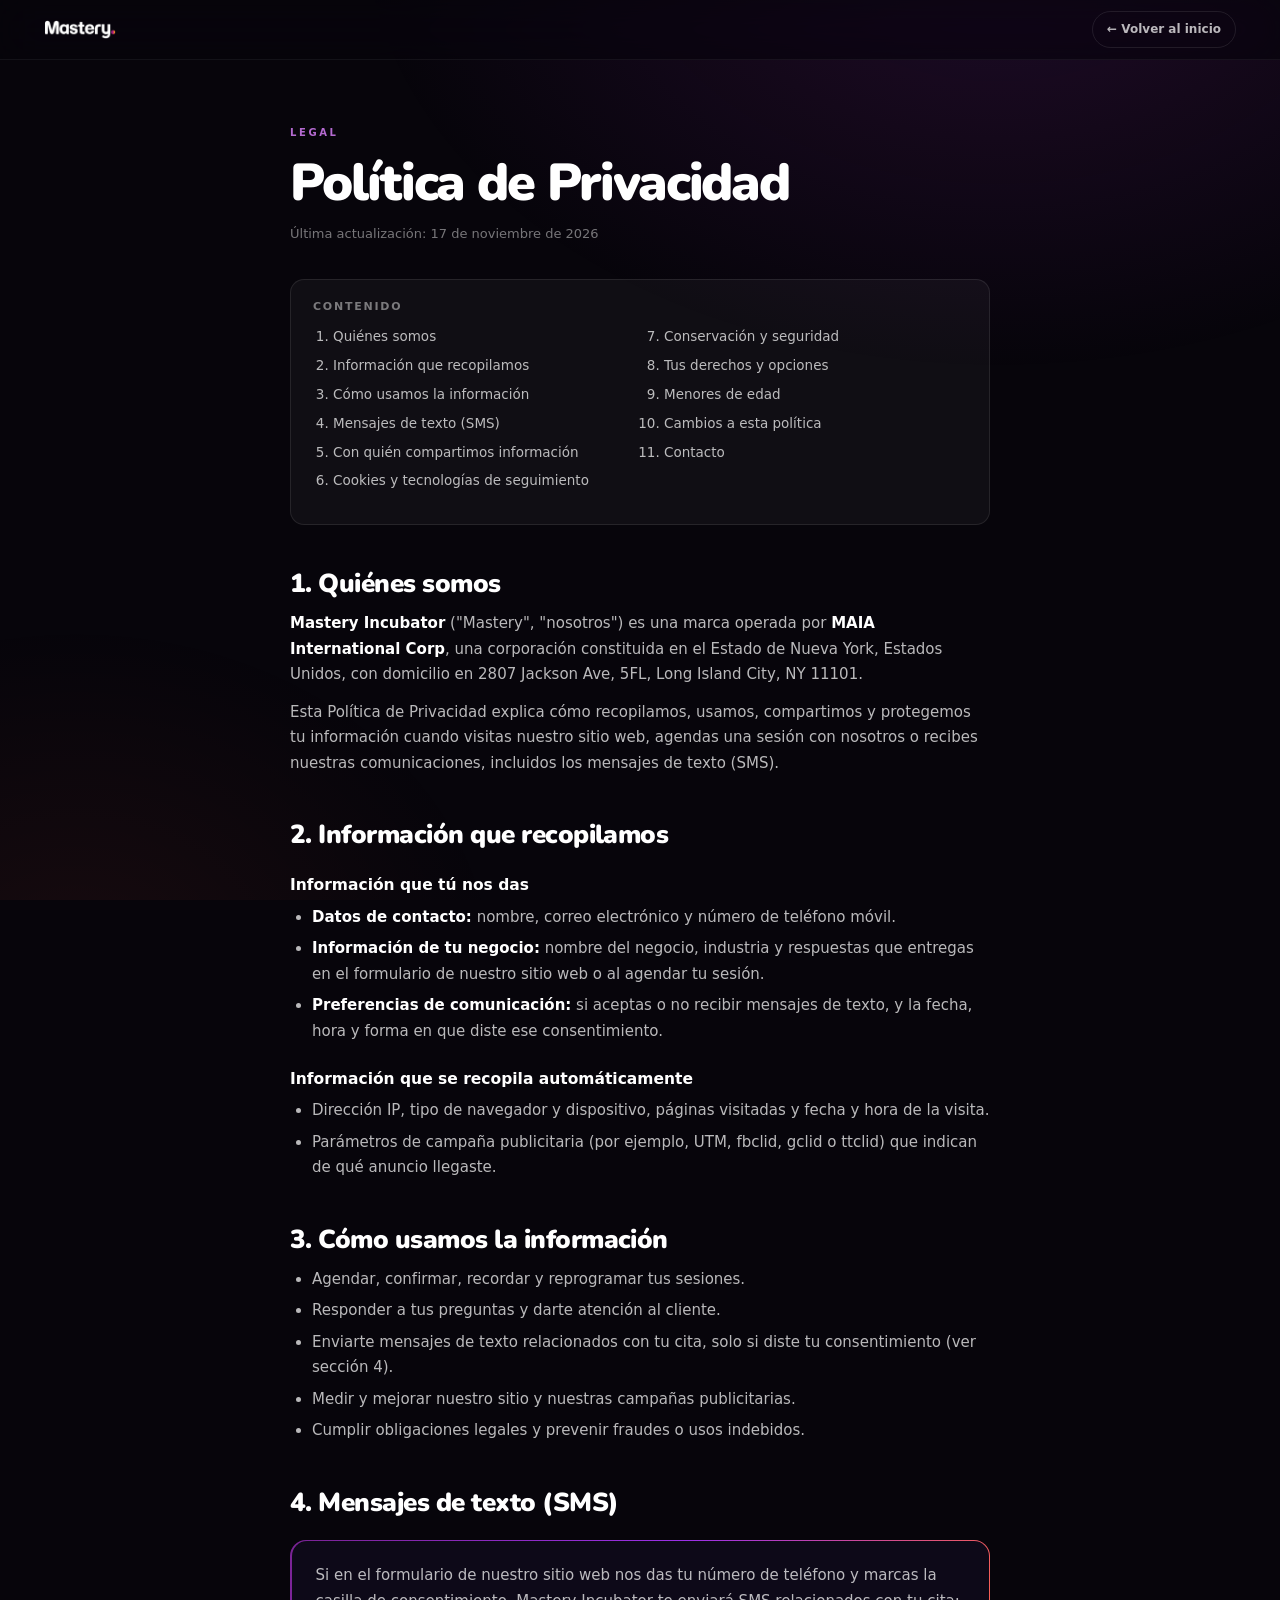
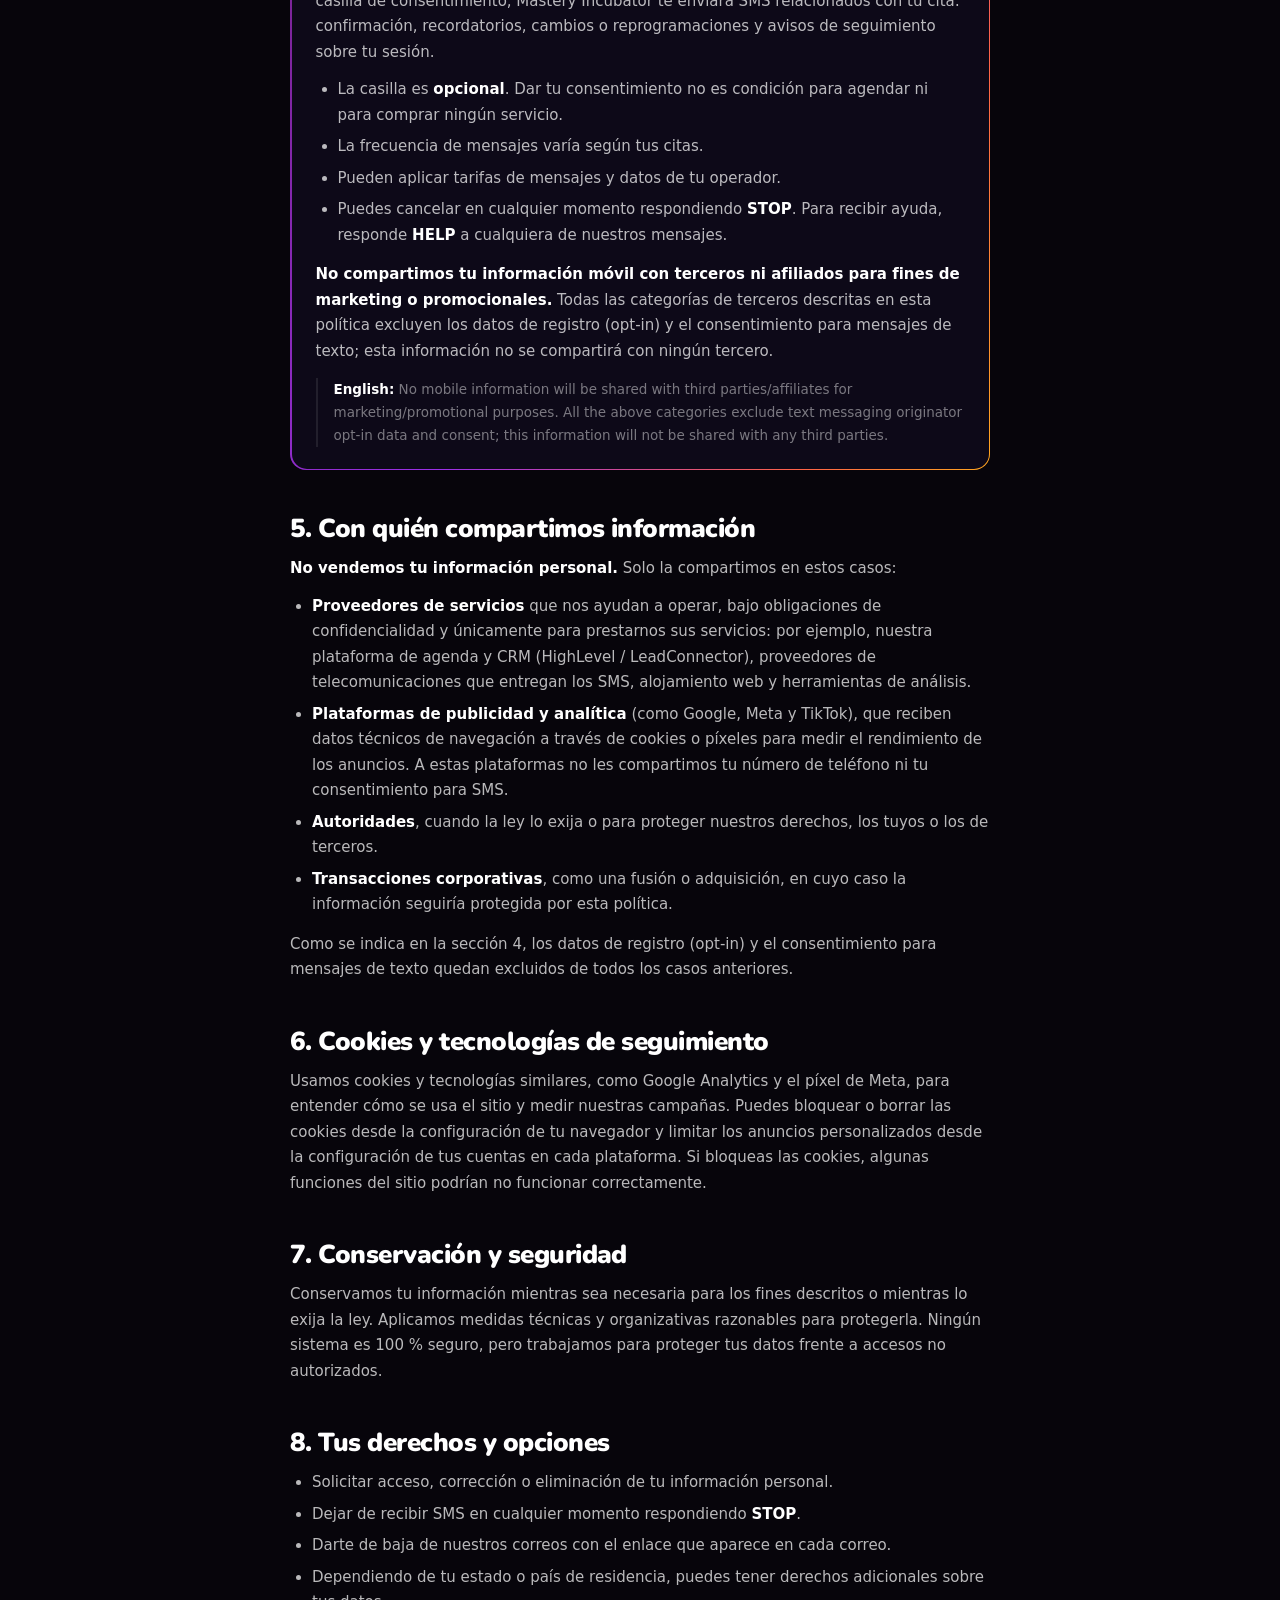
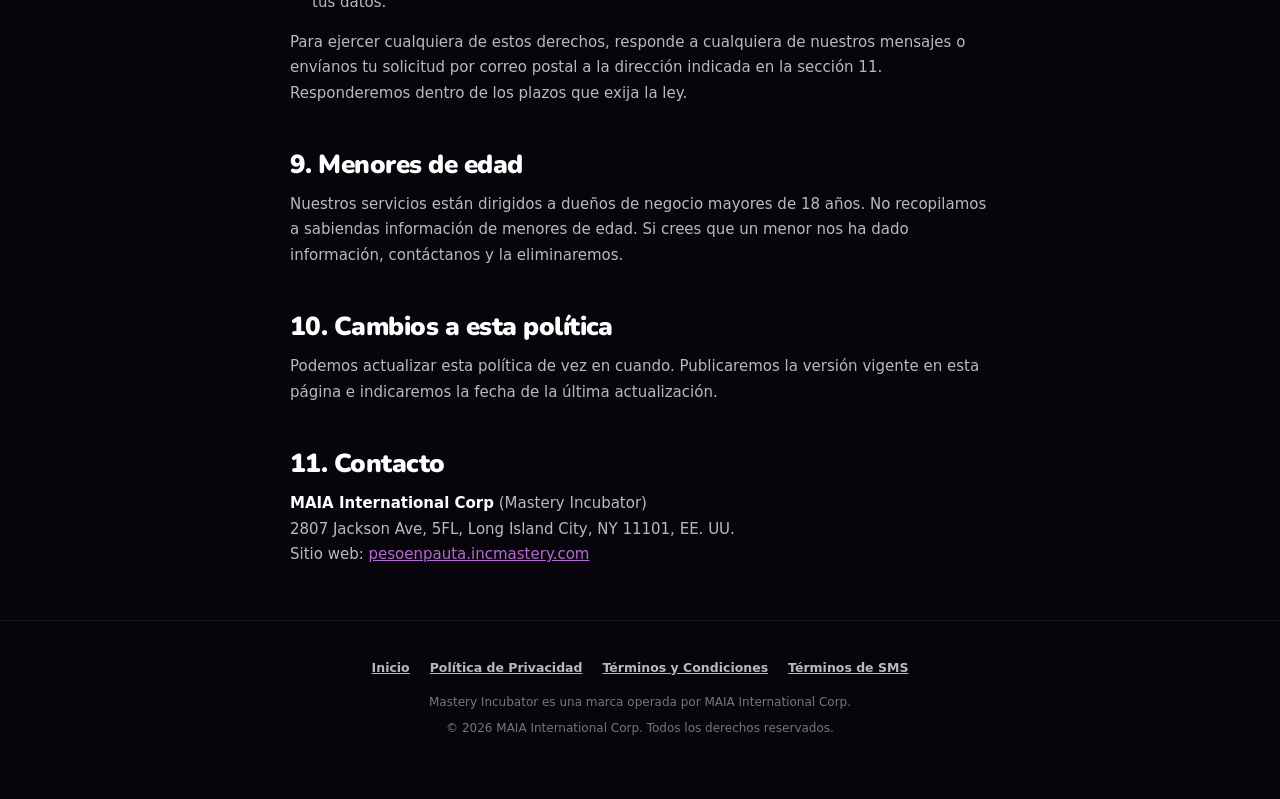
<file: privacidad.html>
<!DOCTYPE html>
<html lang="es">
<head>
<meta charset="UTF-8">
<meta name="viewport" content="width=device-width, initial-scale=1.0">
<title>Política de Privacidad · Mastery Incubator</title>
<meta name="description" content="Política de Privacidad de Mastery Incubator, marca operada por MAIA International Corp.">
<link rel="stylesheet" href="assets/legal.css">
</head>
<body>

<header class="topbar">
  <a href="index.html"><img src="assets/logo-white.png" alt="Mastery Incubator"></a>
  <a class="back" href="index.html">← Volver al inicio</a>
</header>

<main>
  <div class="kicker">Legal</div>
  <h1>Política de Privacidad</h1>
  <p class="updated">Última actualización: 17 de noviembre de 2026</p>

  <div class="toc"><strong>Contenido</strong>
    <ol>
      <li><a href="#quienes">Quiénes somos</a></li>
      <li><a href="#datos">Información que recopilamos</a></li>
      <li><a href="#uso">Cómo usamos la información</a></li>
      <li><a href="#sms">Mensajes de texto (SMS)</a></li>
      <li><a href="#compartir">Con quién compartimos información</a></li>
      <li><a href="#cookies">Cookies y tecnologías de seguimiento</a></li>
      <li><a href="#conservacion">Conservación y seguridad</a></li>
      <li><a href="#derechos">Tus derechos y opciones</a></li>
      <li><a href="#menores">Menores de edad</a></li>
      <li><a href="#cambios">Cambios a esta política</a></li>
      <li><a href="#contacto">Contacto</a></li>
    </ol>
  </div>

  <h2 id="quienes">1. Quiénes somos</h2>
  <p><strong>Mastery Incubator</strong> ("Mastery", "nosotros") es una marca operada por <strong>MAIA International Corp</strong>, una corporación constituida en el Estado de Nueva York, Estados Unidos, con domicilio en 2807 Jackson Ave, 5FL, Long Island City, NY 11101.</p>
  <p>Esta Política de Privacidad explica cómo recopilamos, usamos, compartimos y protegemos tu información cuando visitas nuestro sitio web, agendas una sesión con nosotros o recibes nuestras comunicaciones, incluidos los mensajes de texto (SMS).</p>

  <h2 id="datos">2. Información que recopilamos</h2>
  <h3>Información que tú nos das</h3>
  <ul>
    <li><strong>Datos de contacto:</strong> nombre, correo electrónico y número de teléfono móvil.</li>
    <li><strong>Información de tu negocio:</strong> nombre del negocio, industria y respuestas que entregas en el formulario de nuestro sitio web o al agendar tu sesión.</li>
    <li><strong>Preferencias de comunicación:</strong> si aceptas o no recibir mensajes de texto, y la fecha, hora y forma en que diste ese consentimiento.</li>
  </ul>
  <h3>Información que se recopila automáticamente</h3>
  <ul>
    <li>Dirección IP, tipo de navegador y dispositivo, páginas visitadas y fecha y hora de la visita.</li>
    <li>Parámetros de campaña publicitaria (por ejemplo, UTM, fbclid, gclid o ttclid) que indican de qué anuncio llegaste.</li>
  </ul>

  <h2 id="uso">3. Cómo usamos la información</h2>
  <ul>
    <li>Agendar, confirmar, recordar y reprogramar tus sesiones.</li>
    <li>Responder a tus preguntas y darte atención al cliente.</li>
    <li>Enviarte mensajes de texto relacionados con tu cita, solo si diste tu consentimiento (ver sección 4).</li>
    <li>Medir y mejorar nuestro sitio y nuestras campañas publicitarias.</li>
    <li>Cumplir obligaciones legales y prevenir fraudes o usos indebidos.</li>
  </ul>

  <h2 id="sms">4. Mensajes de texto (SMS)</h2>
  <div class="box"><div>
    <p>Si en el formulario de nuestro sitio web nos das tu número de teléfono y marcas la casilla de consentimiento, Mastery Incubator te enviará SMS relacionados con tu cita: confirmación, recordatorios, cambios o reprogramaciones y avisos de seguimiento sobre tu sesión.</p>
    <ul>
      <li>La casilla es <strong>opcional</strong>. Dar tu consentimiento no es condición para agendar ni para comprar ningún servicio.</li>
      <li>La frecuencia de mensajes varía según tus citas.</li>
      <li>Pueden aplicar tarifas de mensajes y datos de tu operador.</li>
      <li>Puedes cancelar en cualquier momento respondiendo <strong>STOP</strong>. Para recibir ayuda, responde <strong>HELP</strong> a cualquiera de nuestros mensajes.</li>
    </ul>
    <p><strong>No compartimos tu información móvil con terceros ni afiliados para fines de marketing o promocionales.</strong> Todas las categorías de terceros descritas en esta política excluyen los datos de registro (opt-in) y el consentimiento para mensajes de texto; esta información no se compartirá con ningún tercero.</p>
    <div class="en">
      <p><strong>English:</strong> No mobile information will be shared with third parties/affiliates for marketing/promotional purposes. All the above categories exclude text messaging originator opt-in data and consent; this information will not be shared with any third parties.</p>
    </div>
  </div></div>

  <h2 id="compartir">5. Con quién compartimos información</h2>
  <p><strong>No vendemos tu información personal.</strong> Solo la compartimos en estos casos:</p>
  <ul>
    <li><strong>Proveedores de servicios</strong> que nos ayudan a operar, bajo obligaciones de confidencialidad y únicamente para prestarnos sus servicios: por ejemplo, nuestra plataforma de agenda y CRM (HighLevel / LeadConnector), proveedores de telecomunicaciones que entregan los SMS, alojamiento web y herramientas de análisis.</li>
    <li><strong>Plataformas de publicidad y analítica</strong> (como Google, Meta y TikTok), que reciben datos técnicos de navegación a través de cookies o píxeles para medir el rendimiento de los anuncios. A estas plataformas no les compartimos tu número de teléfono ni tu consentimiento para SMS.</li>
    <li><strong>Autoridades</strong>, cuando la ley lo exija o para proteger nuestros derechos, los tuyos o los de terceros.</li>
    <li><strong>Transacciones corporativas</strong>, como una fusión o adquisición, en cuyo caso la información seguiría protegida por esta política.</li>
  </ul>
  <p>Como se indica en la sección 4, los datos de registro (opt-in) y el consentimiento para mensajes de texto quedan excluidos de todos los casos anteriores.</p>

  <h2 id="cookies">6. Cookies y tecnologías de seguimiento</h2>
  <p>Usamos cookies y tecnologías similares, como Google Analytics y el píxel de Meta, para entender cómo se usa el sitio y medir nuestras campañas. Puedes bloquear o borrar las cookies desde la configuración de tu navegador y limitar los anuncios personalizados desde la configuración de tus cuentas en cada plataforma. Si bloqueas las cookies, algunas funciones del sitio podrían no funcionar correctamente.</p>

  <h2 id="conservacion">7. Conservación y seguridad</h2>
  <p>Conservamos tu información mientras sea necesaria para los fines descritos o mientras lo exija la ley. Aplicamos medidas técnicas y organizativas razonables para protegerla. Ningún sistema es 100 % seguro, pero trabajamos para proteger tus datos frente a accesos no autorizados.</p>

  <h2 id="derechos">8. Tus derechos y opciones</h2>
  <ul>
    <li>Solicitar acceso, corrección o eliminación de tu información personal.</li>
    <li>Dejar de recibir SMS en cualquier momento respondiendo <strong>STOP</strong>.</li>
    <li>Darte de baja de nuestros correos con el enlace que aparece en cada correo.</li>
    <li>Dependiendo de tu estado o país de residencia, puedes tener derechos adicionales sobre tus datos.</li>
  </ul>
  <p>Para ejercer cualquiera de estos derechos, responde a cualquiera de nuestros mensajes o envíanos tu solicitud por correo postal a la dirección indicada en la sección 11. Responderemos dentro de los plazos que exija la ley.</p>

  <h2 id="menores">9. Menores de edad</h2>
  <p>Nuestros servicios están dirigidos a dueños de negocio mayores de 18 años. No recopilamos a sabiendas información de menores de edad. Si crees que un menor nos ha dado información, contáctanos y la eliminaremos.</p>

  <h2 id="cambios">10. Cambios a esta política</h2>
  <p>Podemos actualizar esta política de vez en cuando. Publicaremos la versión vigente en esta página e indicaremos la fecha de la última actualización.</p>

  <h2 id="contacto">11. Contacto</h2>
  <p><strong>MAIA International Corp</strong> (Mastery Incubator)<br>
    2807 Jackson Ave, 5FL, Long Island City, NY 11101, EE. UU.<br>
    Sitio web: <a href="https://pesoenpauta.incmastery.com/">pesoenpauta.incmastery.com</a></p>
</main>

<footer>
  <nav>
    <a href="index.html">Inicio</a>
    <a href="privacidad.html">Política de Privacidad</a>
    <a href="terminos.html">Términos y Condiciones</a>
    <a href="terminos.html#sms">Términos de SMS</a>
  </nav>
  <p>Mastery Incubator es una marca operada por MAIA International Corp.</p>
  <p>© 2026 MAIA International Corp. Todos los derechos reservados.</p>
</footer>

</body>
</html>
</file>
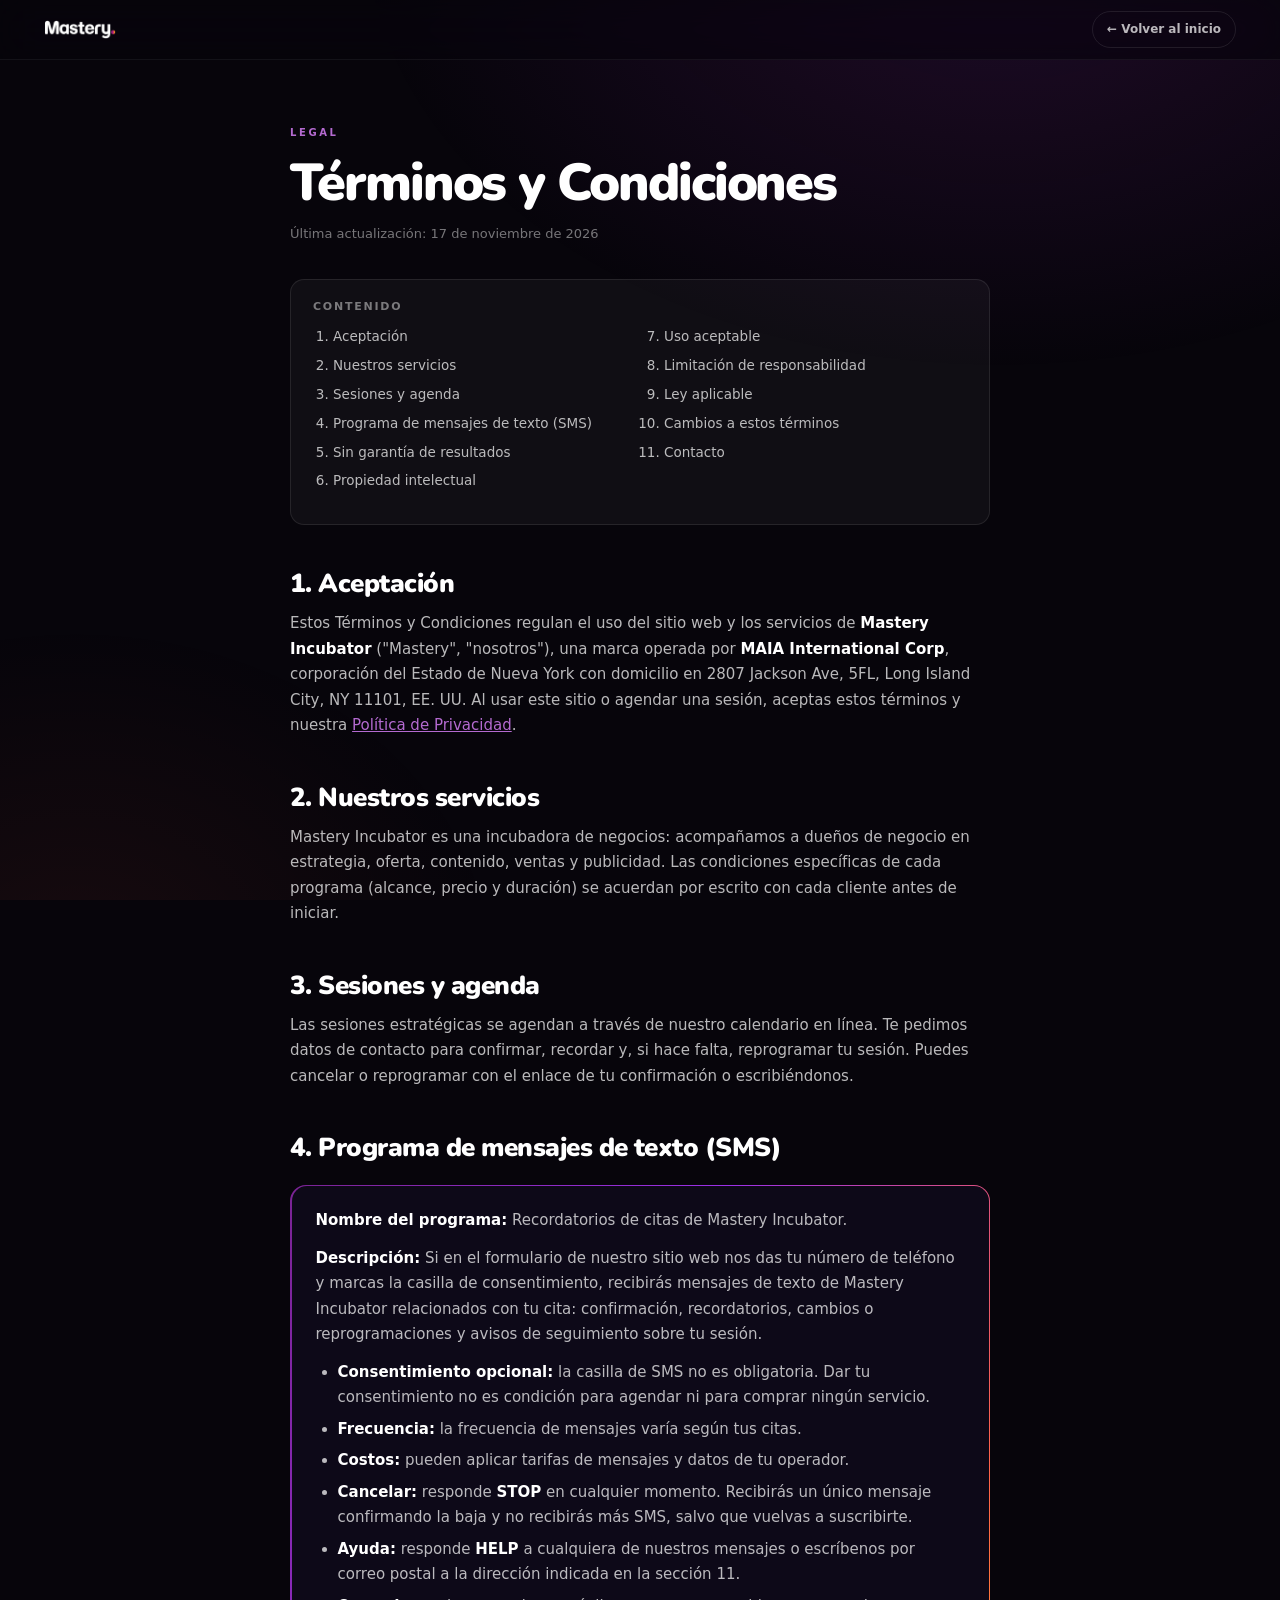
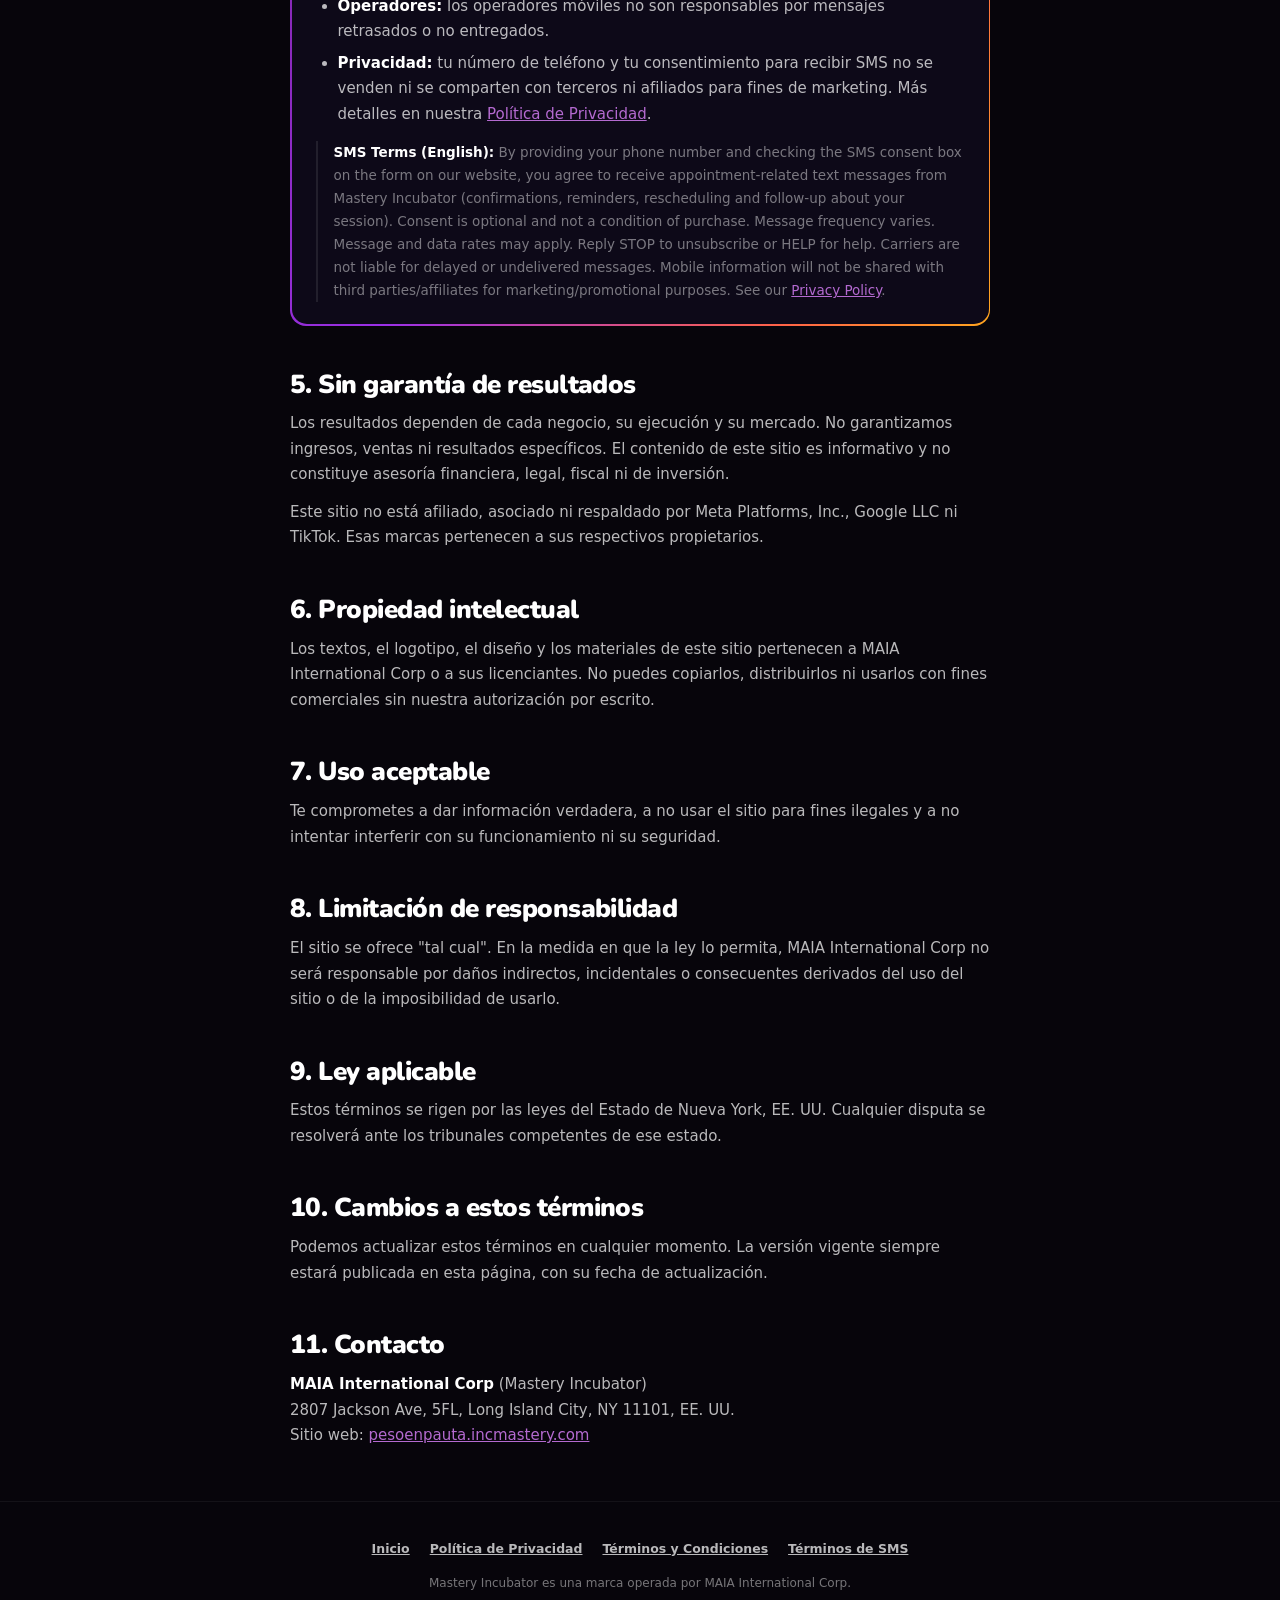
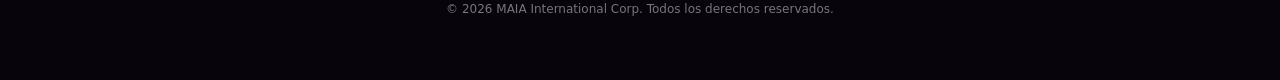
<file: terminos.html>
<!DOCTYPE html>
<html lang="es">
<head>
<meta charset="UTF-8">
<meta name="viewport" content="width=device-width, initial-scale=1.0">
<title>Términos y Condiciones · Mastery Incubator</title>
<meta name="description" content="Términos y Condiciones y Términos del programa de SMS de Mastery Incubator, marca operada por MAIA International Corp.">
<link rel="stylesheet" href="assets/legal.css">
</head>
<body>

<header class="topbar">
  <a href="index.html"><img src="assets/logo-white.png" alt="Mastery Incubator"></a>
  <a class="back" href="index.html">← Volver al inicio</a>
</header>

<main>
  <div class="kicker">Legal</div>
  <h1>Términos y Condiciones</h1>
  <p class="updated">Última actualización: 17 de noviembre de 2026</p>

  <div class="toc"><strong>Contenido</strong>
    <ol>
      <li><a href="#aceptacion">Aceptación</a></li>
      <li><a href="#servicios">Nuestros servicios</a></li>
      <li><a href="#sesiones">Sesiones y agenda</a></li>
      <li><a href="#sms">Programa de mensajes de texto (SMS)</a></li>
      <li><a href="#resultados">Sin garantía de resultados</a></li>
      <li><a href="#propiedad">Propiedad intelectual</a></li>
      <li><a href="#uso">Uso aceptable</a></li>
      <li><a href="#responsabilidad">Limitación de responsabilidad</a></li>
      <li><a href="#ley">Ley aplicable</a></li>
      <li><a href="#cambios">Cambios a estos términos</a></li>
      <li><a href="#contacto">Contacto</a></li>
    </ol>
  </div>

  <h2 id="aceptacion">1. Aceptación</h2>
  <p>Estos Términos y Condiciones regulan el uso del sitio web y los servicios de <strong>Mastery Incubator</strong> ("Mastery", "nosotros"), una marca operada por <strong>MAIA International Corp</strong>, corporación del Estado de Nueva York con domicilio en 2807 Jackson Ave, 5FL, Long Island City, NY 11101, EE. UU. Al usar este sitio o agendar una sesión, aceptas estos términos y nuestra <a href="privacidad.html">Política de Privacidad</a>.</p>

  <h2 id="servicios">2. Nuestros servicios</h2>
  <p>Mastery Incubator es una incubadora de negocios: acompañamos a dueños de negocio en estrategia, oferta, contenido, ventas y publicidad. Las condiciones específicas de cada programa (alcance, precio y duración) se acuerdan por escrito con cada cliente antes de iniciar.</p>

  <h2 id="sesiones">3. Sesiones y agenda</h2>
  <p>Las sesiones estratégicas se agendan a través de nuestro calendario en línea. Te pedimos datos de contacto para confirmar, recordar y, si hace falta, reprogramar tu sesión. Puedes cancelar o reprogramar con el enlace de tu confirmación o escribiéndonos.</p>

  <h2 id="sms">4. Programa de mensajes de texto (SMS)</h2>
  <div class="box"><div>
    <p><strong>Nombre del programa:</strong> Recordatorios de citas de Mastery Incubator.</p>
    <p><strong>Descripción:</strong> Si en el formulario de nuestro sitio web nos das tu número de teléfono y marcas la casilla de consentimiento, recibirás mensajes de texto de Mastery Incubator relacionados con tu cita: confirmación, recordatorios, cambios o reprogramaciones y avisos de seguimiento sobre tu sesión.</p>
    <ul>
      <li><strong>Consentimiento opcional:</strong> la casilla de SMS no es obligatoria. Dar tu consentimiento no es condición para agendar ni para comprar ningún servicio.</li>
      <li><strong>Frecuencia:</strong> la frecuencia de mensajes varía según tus citas.</li>
      <li><strong>Costos:</strong> pueden aplicar tarifas de mensajes y datos de tu operador.</li>
      <li><strong>Cancelar:</strong> responde <strong>STOP</strong> en cualquier momento. Recibirás un único mensaje confirmando la baja y no recibirás más SMS, salvo que vuelvas a suscribirte.</li>
      <li><strong>Ayuda:</strong> responde <strong>HELP</strong> a cualquiera de nuestros mensajes o escríbenos por correo postal a la dirección indicada en la sección 11.</li>
      <li><strong>Operadores:</strong> los operadores móviles no son responsables por mensajes retrasados o no entregados.</li>
      <li><strong>Privacidad:</strong> tu número de teléfono y tu consentimiento para recibir SMS no se venden ni se comparten con terceros ni afiliados para fines de marketing. Más detalles en nuestra <a href="privacidad.html#sms">Política de Privacidad</a>.</li>
    </ul>
    <div class="en">
      <p><strong>SMS Terms (English):</strong> By providing your phone number and checking the SMS consent box on the form on our website, you agree to receive appointment-related text messages from Mastery Incubator (confirmations, reminders, rescheduling and follow-up about your session). Consent is optional and not a condition of purchase. Message frequency varies. Message and data rates may apply. Reply STOP to unsubscribe or HELP for help. Carriers are not liable for delayed or undelivered messages. Mobile information will not be shared with third parties/affiliates for marketing/promotional purposes. See our <a href="privacidad.html#sms">Privacy Policy</a>.</p>
    </div>
  </div></div>

  <h2 id="resultados">5. Sin garantía de resultados</h2>
  <p>Los resultados dependen de cada negocio, su ejecución y su mercado. No garantizamos ingresos, ventas ni resultados específicos. El contenido de este sitio es informativo y no constituye asesoría financiera, legal, fiscal ni de inversión.</p>
  <p>Este sitio no está afiliado, asociado ni respaldado por Meta Platforms, Inc., Google LLC ni TikTok. Esas marcas pertenecen a sus respectivos propietarios.</p>

  <h2 id="propiedad">6. Propiedad intelectual</h2>
  <p>Los textos, el logotipo, el diseño y los materiales de este sitio pertenecen a MAIA International Corp o a sus licenciantes. No puedes copiarlos, distribuirlos ni usarlos con fines comerciales sin nuestra autorización por escrito.</p>

  <h2 id="uso">7. Uso aceptable</h2>
  <p>Te comprometes a dar información verdadera, a no usar el sitio para fines ilegales y a no intentar interferir con su funcionamiento ni su seguridad.</p>

  <h2 id="responsabilidad">8. Limitación de responsabilidad</h2>
  <p>El sitio se ofrece "tal cual". En la medida en que la ley lo permita, MAIA International Corp no será responsable por daños indirectos, incidentales o consecuentes derivados del uso del sitio o de la imposibilidad de usarlo.</p>

  <h2 id="ley">9. Ley aplicable</h2>
  <p>Estos términos se rigen por las leyes del Estado de Nueva York, EE. UU. Cualquier disputa se resolverá ante los tribunales competentes de ese estado.</p>

  <h2 id="cambios">10. Cambios a estos términos</h2>
  <p>Podemos actualizar estos términos en cualquier momento. La versión vigente siempre estará publicada en esta página, con su fecha de actualización.</p>

  <h2 id="contacto">11. Contacto</h2>
  <p><strong>MAIA International Corp</strong> (Mastery Incubator)<br>
    2807 Jackson Ave, 5FL, Long Island City, NY 11101, EE. UU.<br>
    Sitio web: <a href="https://pesoenpauta.incmastery.com/">pesoenpauta.incmastery.com</a></p>
</main>

<footer>
  <nav>
    <a href="index.html">Inicio</a>
    <a href="privacidad.html">Política de Privacidad</a>
    <a href="terminos.html">Términos y Condiciones</a>
    <a href="terminos.html#sms">Términos de SMS</a>
  </nav>
  <p>Mastery Incubator es una marca operada por MAIA International Corp.</p>
  <p>© 2026 MAIA International Corp. Todos los derechos reservados.</p>
</footer>

</body>
</html>
</file>
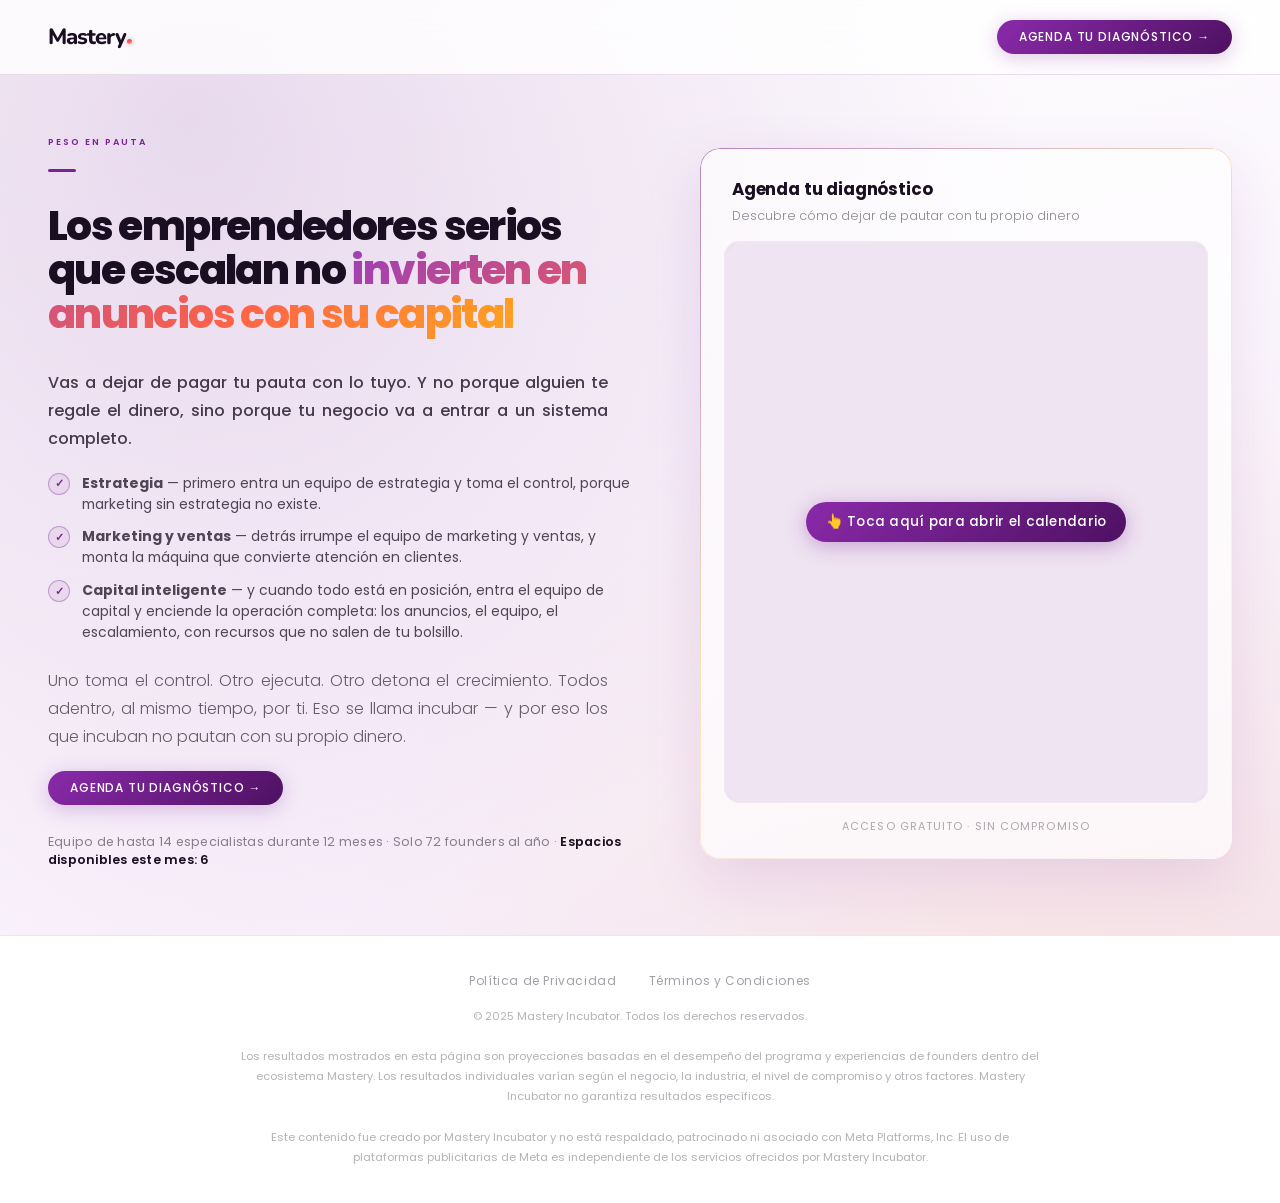
<file: v9-peso-en-pauta.html>
<!DOCTYPE html>
<html lang="es">
<head>
<meta charset="UTF-8">
<meta name="viewport" content="width=device-width, initial-scale=1.0">
<title>Mastery — Peso en Pauta</title>
<link href="https://fonts.googleapis.com/css2?family=Nunito:wght@800;900&family=Poppins:wght@300;400;500;600;700;800&display=swap" rel="stylesheet">

<!-- ══════════════════════════════════════
     META PIXEL — solo instalado, SIN eventos en código.
     Todos los eventos (PageView, ViewContent, Subscribe, Lead)
     se configuran manualmente en Events Manager.
══════════════════════════════════════ -->
<script>
!function(f,b,e,v,n,t,s){if(f.fbq)return;n=f.fbq=function(){n.callMethod?
n.callMethod.apply(n,arguments):n.queue.push(arguments)};if(!f._fbq)f._fbq=n;
n.push=n;n.loaded=!0;n.version='2.0';n.queue=[];t=b.createElement(e);t.async=!0;
t.src=v;s=b.getElementsByTagName(e)[0];s.parentNode.insertBefore(t,s)}(window,
document,'script','https://connect.facebook.net/en_US/fbevents.js');
fbq('init', '1903630753673137');
// Sin eventos disparados desde código — se configuran manualmente en Events Manager
</script>
<!-- FIN META PIXEL -->

<style>
* { box-sizing: border-box; margin: 0; padding: 0; }

:root {
  --dark:   #1a0f22;
  --orchid: #7A2394;
  --orchid-hi: #9b3eb8;
  --amber:  #FFA51F;
  --tomato: #FF6347;
  --white:  #ffffff;
}

html { scroll-behavior: smooth; }

body {
  font-family: 'Poppins', -apple-system, Arial, sans-serif;
  background:
    radial-gradient(ellipse at 15% 10%, rgba(122,35,148,0.16) 0%, transparent 55%),
    radial-gradient(ellipse at 85% 90%, rgba(255,165,31,0.10) 0%, transparent 50%),
    linear-gradient(165deg, #ffffff 0%, #faf5fc 45%, #f3e3f8 100%);
  color: var(--dark);
  min-height: 100vh;
  overflow-x: hidden;
}

/* ── LOGO ── */
.logo {
  display: inline-flex; align-items: baseline;
  font-family: 'Nunito', 'Arial Black', sans-serif;
  font-weight: 800; font-size: 22px; letter-spacing: -0.045em;
  color: var(--dark); text-decoration: none; line-height: 1;
}
.logo-dot {
  display: inline-block; width: 5px; height: 5px; border-radius: 50%;
  background: linear-gradient(160deg, var(--orchid-hi) 0%, var(--tomato) 50%, var(--amber) 100%);
  margin-left: 1px; margin-bottom: 2px; flex-shrink: 0;
  box-shadow: 0 0 5px rgba(122,35,148,0.4), 0 0 10px rgba(255,99,71,0.2);
}

/* ── NAV ── */
.nav {
  position: fixed; top: 0; left: 0; right: 0; z-index: 100;
  display: flex; justify-content: space-between; align-items: center;
  padding: 1.25rem 3rem;
  background: rgba(255,255,255,0.82);
  backdrop-filter: blur(24px); -webkit-backdrop-filter: blur(24px);
  border-bottom: 0.5px solid rgba(122,35,148,0.15);
}
.nav-cta {
  font-size: 12px; font-weight: 500; letter-spacing: 0.07em;
  text-transform: uppercase; color: white; text-decoration: none;
  background: linear-gradient(135deg, #8a2aaa, #4e1162);
  padding: 8px 22px; border-radius: 20px; transition: all 0.3s ease;
  box-shadow: 0 4px 20px rgba(122,35,148,0.25); white-space: nowrap;
}
.nav-cta:hover { transform: translateY(-1px); box-shadow: 0 8px 30px rgba(122,35,148,0.4); }

/* ── MAIN SPLIT ── */
main {
  min-height: 100vh;
  display: flex; align-items: center;
  padding: 8.5rem 3rem 4rem;
}
.split {
  max-width: 1240px; margin: 0 auto; width: 100%;
  display: grid; grid-template-columns: 1.05fr 0.95fr; gap: 4rem; align-items: center;
}

/* ── TYPE ── */
.eyebrow {
  font-size: 9px; font-weight: 600; letter-spacing: 0.22em;
  text-transform: uppercase; color: var(--orchid); margin-bottom: 1.25rem;
}
.accent-line { width: 28px; height: 3px; background: var(--orchid); border-radius: 2px; margin-bottom: 2rem; }
.headline-split {
  font-family: 'Poppins', sans-serif;
  font-size: clamp(1.9rem, 3.2vw, 3.2rem); font-weight: 800;
  line-height: 1.08; letter-spacing: -0.04em; margin-bottom: 2rem;
  color: var(--dark);
}
.grad-text {
  background: linear-gradient(135deg, var(--orchid-hi), var(--tomato) 60%, var(--amber));
  -webkit-background-clip: text; -webkit-text-fill-color: transparent; background-clip: text;
}

/* ── POEMA ── */
.subtext {
  font-size: 1rem; font-weight: 300; line-height: 1.75; max-width: 560px;
  color: rgba(26,15,34,0.65); margin-bottom: 1.25rem;
  text-align: justify; text-justify: inter-word;
}

/* ── CHECK LIST ── */
.check-row { display: flex; align-items: flex-start; gap: 12px; margin-bottom: 12px; font-size: 0.87rem; line-height: 1.5; color: rgba(26,15,34,0.75); }
.check-icon {
  width: 22px; height: 22px; border-radius: 50%; flex-shrink: 0;
  border: 1.5px solid rgba(122,35,148,0.35); color: var(--orchid);
  display: flex; align-items: center; justify-content: center;
  font-size: 11px; font-weight: 700; background: rgba(122,35,148,0.07);
}
.checks { margin-bottom: 1.5rem; }

.scarcity {
  display: inline-block; margin-top: 0.5rem;
  font-size: 0.78rem; color: rgba(26,15,34,0.5); letter-spacing: 0.02em;
}
.scarcity strong { color: var(--dark); font-weight: 600; }

/* ── CALENDAR CARD ── */
.calendar-col { position: relative; }
.calendar-card {
  position: relative; border-radius: 20px; padding: 1.5rem;
  background: rgba(255,255,255,0.65); overflow: hidden;
  box-shadow: 0 20px 60px rgba(122,35,148,0.12);
}
.calendar-card::before {
  content: ''; position: absolute; inset: 0; border-radius: 20px; padding: 1px;
  background: linear-gradient(140deg, rgba(122,35,148,0.55) 0%, rgba(255,165,31,0.3) 45%, rgba(122,35,148,0.05) 75%, transparent 100%);
  -webkit-mask: linear-gradient(#fff 0 0) content-box, linear-gradient(#fff 0 0);
  mask: linear-gradient(#fff 0 0) content-box, linear-gradient(#fff 0 0);
  -webkit-mask-composite: xor; mask-composite: exclude; pointer-events: none;
}
.calendar-head { padding: 0.25rem 0.5rem 1rem; }
.calendar-title { font-size: 1.05rem; font-weight: 700; letter-spacing: -0.01em; margin-bottom: 0.3rem; color: var(--dark); }
.calendar-sub { font-size: 0.78rem; font-weight: 300; color: rgba(26,15,34,0.5); }
.calendar-embed {
  background: #ffffff; border-radius: 14px; overflow: hidden; min-height: 560px;
  position: relative; border: 1px solid rgba(122,35,148,0.1);
}
.calendar-embed iframe { display: block; width: 100%; min-height: 560px; border: none; }
.calendar-overlay {
  position: absolute; inset: 0; z-index: 5; cursor: pointer;
  background: rgba(122,35,148,0.12); backdrop-filter: blur(2px);
  display: flex; align-items: center; justify-content: center; text-align: center; padding: 2rem;
  transition: opacity 0.3s ease;
}
.calendar-overlay span {
  color: #fff; font-size: 0.85rem; font-weight: 500; letter-spacing: 0.02em;
  background: linear-gradient(135deg, #8a2aaa, #4e1162); padding: 10px 20px; border-radius: 20px;
  box-shadow: 0 4px 20px rgba(122,35,148,0.35);
}
.calendar-fine {
  text-align: center; font-size: 0.68rem; letter-spacing: 0.1em; text-transform: uppercase;
  color: rgba(26,15,34,0.35); margin-top: 1rem;
}

/* ── REVEAL-IN ── */
@keyframes fadeUp { from{opacity:0;transform:translateY(28px)} to{opacity:1;transform:translateY(0)} }
.hero-el { opacity:0; animation: fadeUp 0.8s ease forwards; }
.hero-el:nth-child(1){animation-delay:0.15s}
.hero-el:nth-child(2){animation-delay:0.28s}
.hero-el:nth-child(3){animation-delay:0.4s}
.calendar-col { opacity:0; animation: fadeUp 0.9s ease forwards; animation-delay: 0.5s; }

/* ── FOOTER ── */
.footer { background: #ffffff; padding: 2.25rem 3rem; border-top: 0.5px solid rgba(122,35,148,0.12); }
.footer-links { display: flex; justify-content: center; gap: 2rem; margin-bottom: 1rem; flex-wrap: wrap; }
.footer-links a { font-size: 0.75rem; color: rgba(26,15,34,0.4); text-decoration: none; letter-spacing: 0.05em; }
.footer-links a:hover { color: rgba(26,15,34,0.7); }
.footer-text { max-width: 800px; margin: 0 auto; font-size: 0.7rem; line-height: 1.8; color: rgba(26,15,34,0.32); text-align: center; }

/* ── RESPONSIVE ── */
@media (max-width: 980px) {
  .split { grid-template-columns: 1fr; gap: 2.5rem; }
  main { padding: 7rem 1.5rem 3rem; }
}
@media (max-width: 480px) {
  .nav { padding: 1rem 1.25rem; }
  .nav-cta { font-size: 11px; padding: 7px 14px; }
  .calendar-card { padding: 1rem; }
  .calendar-embed, .calendar-embed iframe { min-height: 620px; }
  .footer { padding: 2rem 1.25rem; }
}
</style>
</head>
<body>

<!-- ══════════════════════════════════════
     DETECTOR DE NAVEGADOR INTERNO (Facebook/Instagram)
══════════════════════════════════════ -->
<script>
(function () {
  var ua = navigator.userAgent || navigator.vendor || window.opera || '';
  var esNavegadorInterno = /FBAN|FBAV|Instagram|FB_IAB|FBIOS|Line\//i.test(ua);
  if (!esNavegadorInterno) return;

  var esAndroid = /Android/i.test(ua);
  var yaIntento = /forcedBrowser=1/.test(window.location.search);

  if (esAndroid && !yaIntento) {
    var destino = window.location.href + (window.location.href.indexOf('?') > -1 ? '&' : '?') + 'forcedBrowser=1';
    var intentUrl = 'intent://' + destino.replace(/^https?:\/\//, '') + '#Intent;scheme=https;package=com.android.chrome;end';
    window.location.href = intentUrl;
    return;
  }

  var banner = document.createElement('div');
  banner.style.cssText = 'position:fixed;top:0;left:0;right:0;z-index:99999;background:linear-gradient(135deg,#8a2aaa,#4e1162);color:#fff;font-family:Poppins,Arial,sans-serif;font-size:12.5px;padding:10px 16px;text-align:center;box-shadow:0 2px 10px rgba(0,0,0,0.3);';
  banner.innerHTML = '⚠️ Para agendar sin problemas, toca <strong>⋮ / ⋯</strong> arriba y elige <strong>"Abrir en el navegador"</strong>&nbsp;&nbsp;<span style="cursor:pointer;opacity:0.85;" onclick="this.parentElement.remove(); document.querySelector(\'.nav\').style.top=\'0\';">✕</span>';
  document.body.insertBefore(banner, document.body.firstChild);

  var nav = document.querySelector('.nav');
  if (nav) nav.style.top = '40px';
})();
</script>

<!-- NAV -->
<nav class="nav">
  <a class="logo" href="#"><span>Mastery</span><span class="logo-dot"></span></a>
  <a href="#calendario" class="nav-cta">Agenda tu diagnóstico →</a>
</nav>

<!-- SECCIÓN ÚNICA: HERO + CALENDARIO -->
<main>
  <div class="split">

    <!-- COLUMNA IZQUIERDA: COPY -->
    <div class="content-col">
      <div class="eyebrow hero-el">Peso en pauta</div>
      <div class="accent-line hero-el"></div>
      <h1 class="headline-split hero-el">Los emprendedores serios que escalan no <span class="grad-text">invierten en anuncios con su capital</span></h1>

      <p class="subtext hero-el" style="font-weight:500; color:rgba(26,15,34,0.8);">Vas a dejar de pagar tu pauta con lo tuyo. Y no porque alguien te regale el dinero, sino porque tu negocio va a entrar a un sistema completo.</p>

      <div class="checks hero-el">
        <div class="check-row"><span class="check-icon">✓</span><span><strong>Estrategia</strong> — primero entra un equipo de estrategia y toma el control, porque marketing sin estrategia no existe.</span></div>
        <div class="check-row"><span class="check-icon">✓</span><span><strong>Marketing y ventas</strong> — detrás irrumpe el equipo de marketing y ventas, y monta la máquina que convierte atención en clientes.</span></div>
        <div class="check-row"><span class="check-icon">✓</span><span><strong>Capital inteligente</strong> — y cuando todo está en posición, entra el equipo de capital y enciende la operación completa: los anuncios, el equipo, el escalamiento, con recursos que no salen de tu bolsillo.</span></div>
      </div>

      <p class="subtext hero-el">Uno toma el control. Otro ejecuta. Otro detona el crecimiento. Todos adentro, al mismo tiempo, por ti. Eso se llama incubar — y por eso los que incuban no pautan con su propio dinero.</p>

      <a href="#calendario" class="nav-cta hero-el" style="display:inline-block; margin-bottom:1.25rem;">Agenda tu diagnóstico →</a>

      <div class="scarcity hero-el">Equipo de hasta 14 especialistas durante 12 meses · Solo 72 founders al año · <strong>Espacios disponibles este mes: 6</strong></div>
    </div>

    <!-- COLUMNA DERECHA: CALENDARIO -->
    <div class="calendar-col" id="calendario">
      <div class="calendar-card">
        <div class="calendar-head">
          <div class="calendar-title">Agenda tu diagnóstico</div>
          <div class="calendar-sub">Descubre cómo dejar de pautar con tu propio dinero</div>
        </div>
        <div class="calendar-embed">
          <div class="calendar-overlay" id="calendarOverlay"><span>👆 Toca aquí para abrir el calendario</span></div>
          <iframe src="https://api.leadconnectorhq.com/widget/booking/lE5guBdGXg5oZNKlKvb8" style="width: 100%;border:none;overflow: hidden;" scrolling="no" id="lE5guBdGXg5oZNKlKvb8_1784566352165"></iframe>
        </div>
        <div class="calendar-fine">Acceso gratuito · Sin compromiso</div>
      </div>
    </div>

  </div>
</main>

<!-- FOOTER LEGAL -->
<footer class="footer">
  <div class="footer-links">
    <a href="https://www.incmastery.com" target="_blank">Política de Privacidad</a>
    <a href="https://www.incmastery.com" target="_blank">Términos y Condiciones</a>
  </div>
  <div class="footer-text">
    <p>© 2025 Mastery Incubator. Todos los derechos reservados.</p><br>
    <p>Los resultados mostrados en esta página son proyecciones basadas en el desempeño del programa y experiencias de founders dentro del ecosistema Mastery. Los resultados individuales varían según el negocio, la industria, el nivel de compromiso y otros factores. Mastery Incubator no garantiza resultados específicos.</p><br>
    <p>Este contenido fue creado por Mastery Incubator y no está respaldado, patrocinado ni asociado con Meta Platforms, Inc. El uso de plataformas publicitarias de Meta es independiente de los servicios ofrecidos por Mastery Incubator.</p>
  </div>
</footer>

<script src="https://link.msgsndr.com/js/form_embed.js" type="text/javascript"></script>

<!-- ══════════════════════════════════════
     URL → #calendario-tocado AL TOCAR EL OVERLAY
     Blindado contra doble disparo — el overlay se desactiva
     de inmediato y desaparece tras el primer toque, dejando
     el calendario 100% usable con normalidad.
══════════════════════════════════════ -->
<script>
(function () {
  var overlay = document.getElementById('calendarOverlay');
  var yaDisparado = false;

  overlay.addEventListener('click', function () {
    if (yaDisparado) return;
    yaDisparado = true;

    overlay.style.pointerEvents = 'none';
    history.pushState(null, '', window.location.pathname + window.location.search + '#calendario-tocado');

    overlay.style.opacity = '0';
    setTimeout(function () { overlay.remove(); }, 250);
  });
})();
</script>

</body>
</html>
</file>
<file: assets/legal.css>
@font-face{font-family:'Nunito';font-weight:900;font-display:swap;src:url(nunito-900.woff2) format('woff2')}
@font-face{font-family:'Nunito';font-weight:800;font-display:swap;src:url(nunito-800.woff2) format('woff2')}
:root{
  --orchid:#7A2394;--orchid-hi:#9b3eb8;--amber:#FFA51F;--tomato:#FF6347;
  --gradfull:linear-gradient(115deg,#7A2394 0%,#9B30E8 42%,#FF6347 80%,#FFA51F 100%);
  --bg:#07050b;--bg-soft:#0d0918;--card:rgba(255,255,255,.04);
  --line:rgba(255,255,255,.09);--line-soft:rgba(255,255,255,.055);
  --tx:#ffffff;--tx-2:rgba(255,255,255,.72);--tx-3:rgba(255,255,255,.45);--accent:#b46ad0;
}
*{box-sizing:border-box;margin:0;padding:0;-webkit-font-smoothing:antialiased}
html{scroll-behavior:smooth}
body{background:var(--bg);color:var(--tx);line-height:1.7;
  font-family:-apple-system,BlinkMacSystemFont,"SF Pro Text","Helvetica Neue",system-ui,sans-serif}
body::before{content:"";position:fixed;inset:0;z-index:-1;pointer-events:none;
  background:radial-gradient(1100px 760px at 78% -8%,rgba(122,35,148,.22),transparent 58%),
             radial-gradient(760px 620px at 6% 108%,rgba(255,99,71,.07),transparent 56%)}
.topbar{position:sticky;top:0;z-index:10;height:60px;display:flex;align-items:center;justify-content:space-between;
  padding:0 clamp(18px,4vw,44px);border-bottom:1px solid var(--line-soft);
  background:rgba(7,5,11,.7);backdrop-filter:saturate(180%) blur(20px);-webkit-backdrop-filter:saturate(180%) blur(20px)}
.topbar img{height:19px;display:block}
.topbar a.back{color:var(--tx-2);font-size:12px;font-weight:600;text-decoration:none;border:1px solid var(--line);border-radius:100px;padding:7px 14px}
.topbar a.back:hover{color:var(--tx)}
main{max-width:780px;margin:0 auto;padding:64px clamp(20px,5vw,40px) 40px}
.kicker{font-size:10px;letter-spacing:.26em;text-transform:uppercase;font-weight:700;color:var(--accent);margin-bottom:16px}
h1{font-family:'Nunito','Arial Black',sans-serif;font-weight:900;font-size:clamp(32px,6vw,52px);line-height:1;letter-spacing:-.04em;margin-bottom:14px}
.updated{color:var(--tx-3);font-size:13px;margin-bottom:34px}
.toc{background:var(--card);border:1px solid var(--line);border-radius:14px;padding:18px 22px;margin-bottom:40px}
.toc strong{display:block;font-size:11px;letter-spacing:.16em;text-transform:uppercase;color:var(--tx-3);margin-bottom:8px}
.toc ol{padding-left:20px;columns:2;column-gap:28px}
.toc li{font-size:13.5px;color:var(--tx-2);break-inside:avoid}
.toc a{color:var(--tx-2);text-decoration:none}.toc a:hover{color:var(--tx)}
@media(max-width:640px){.toc ol{columns:1}}
h2{font-family:'Nunito',sans-serif;font-weight:900;font-size:clamp(20px,3vw,26px);letter-spacing:-.02em;line-height:1.15;
  margin:44px 0 12px;scroll-margin-top:80px}
h3{font-size:15.5px;font-weight:700;margin:22px 0 6px}
p,li{color:var(--tx-2);font-size:15px}
p{margin-bottom:12px}
ul,ol{padding-left:22px;margin-bottom:14px}
li{margin-bottom:6px}
strong{color:var(--tx);font-weight:600}
a{color:var(--accent)}
.box{border-radius:16px;padding:1.5px;background:var(--gradfull);margin:22px 0}
.box>div{background:var(--bg-soft);border-radius:15px;padding:22px 24px}
.box p:last-child,.box ul:last-child{margin-bottom:0}
.en{border-left:2px solid var(--line);padding-left:16px;margin-top:14px}
.en p{font-size:13.5px;color:var(--tx-3)}
footer{border-top:1px solid var(--line-soft);padding:36px 20px 54px;text-align:center}
footer p{font-size:12px;color:var(--tx-3);margin-bottom:6px}
footer nav{display:flex;gap:8px 20px;justify-content:center;flex-wrap:wrap;margin-bottom:14px;font-size:12.5px;font-weight:600}
footer a{color:var(--tx-2)}
</file>
